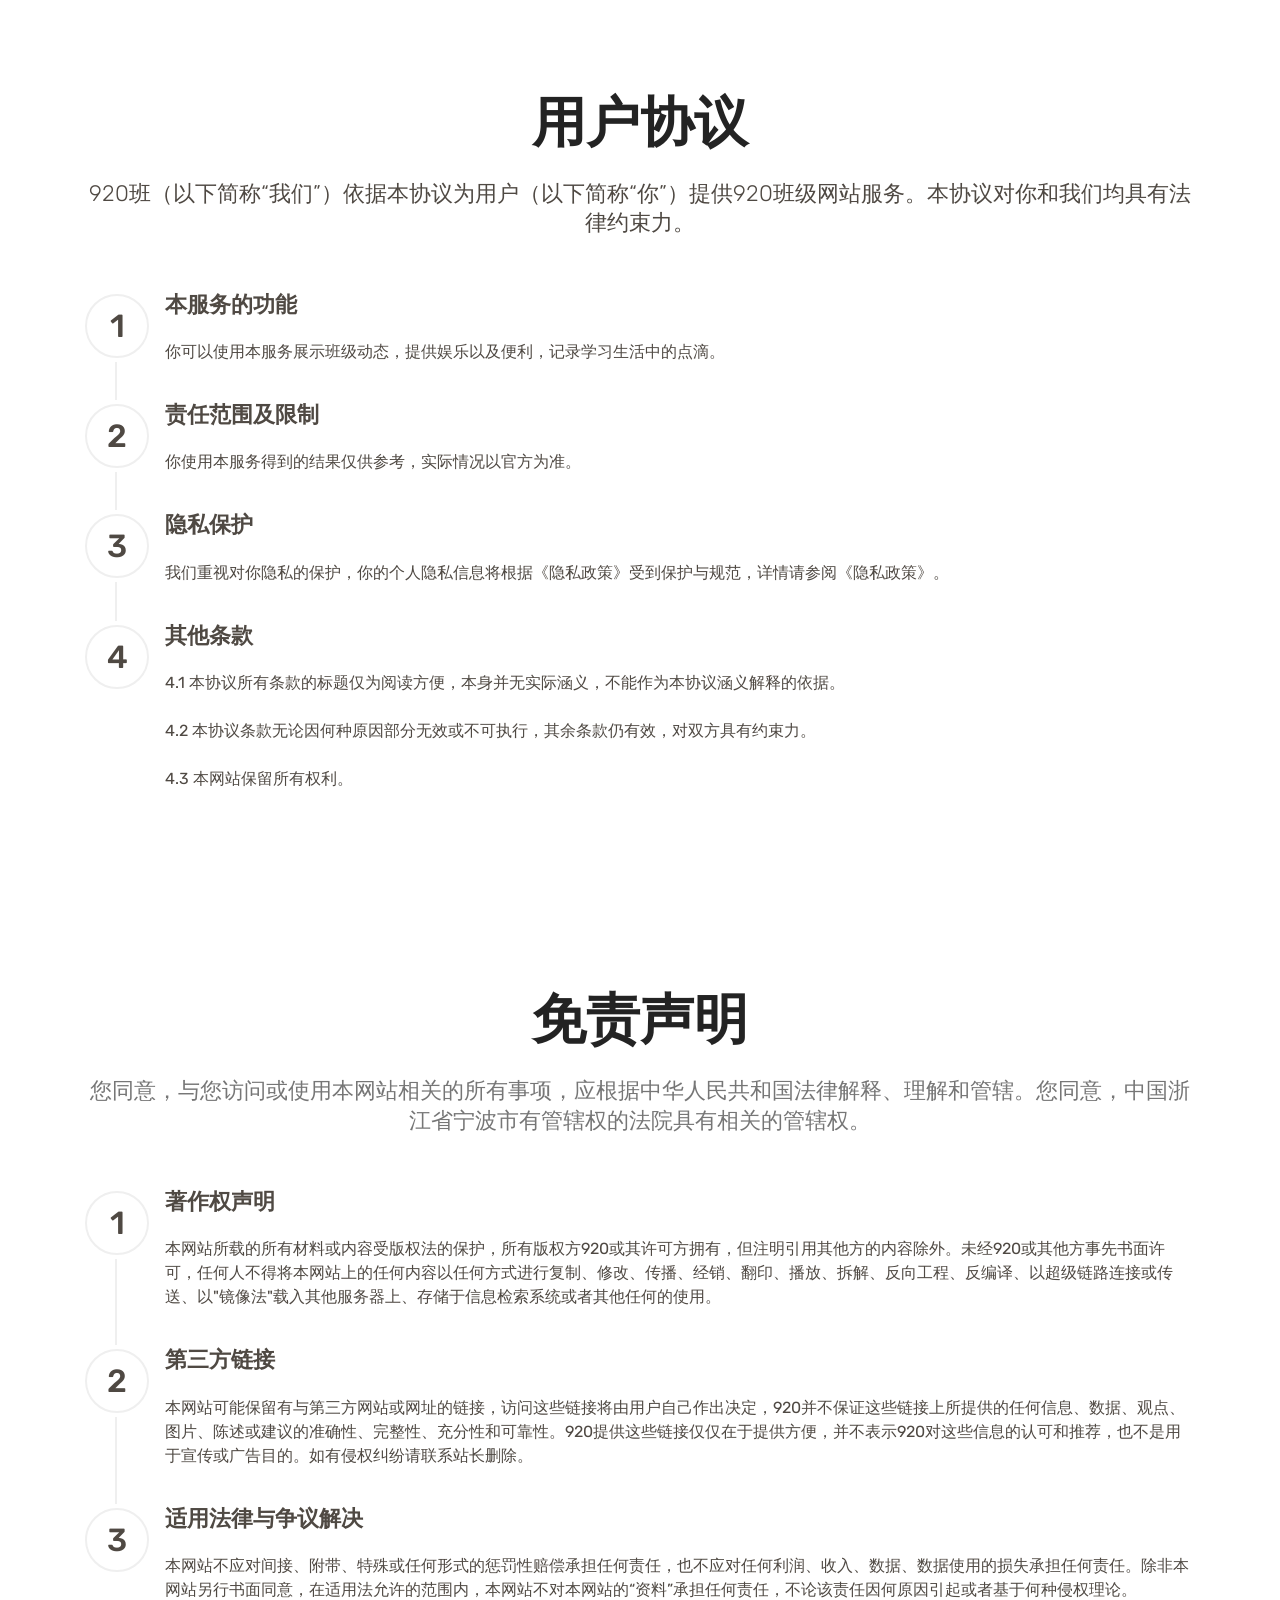
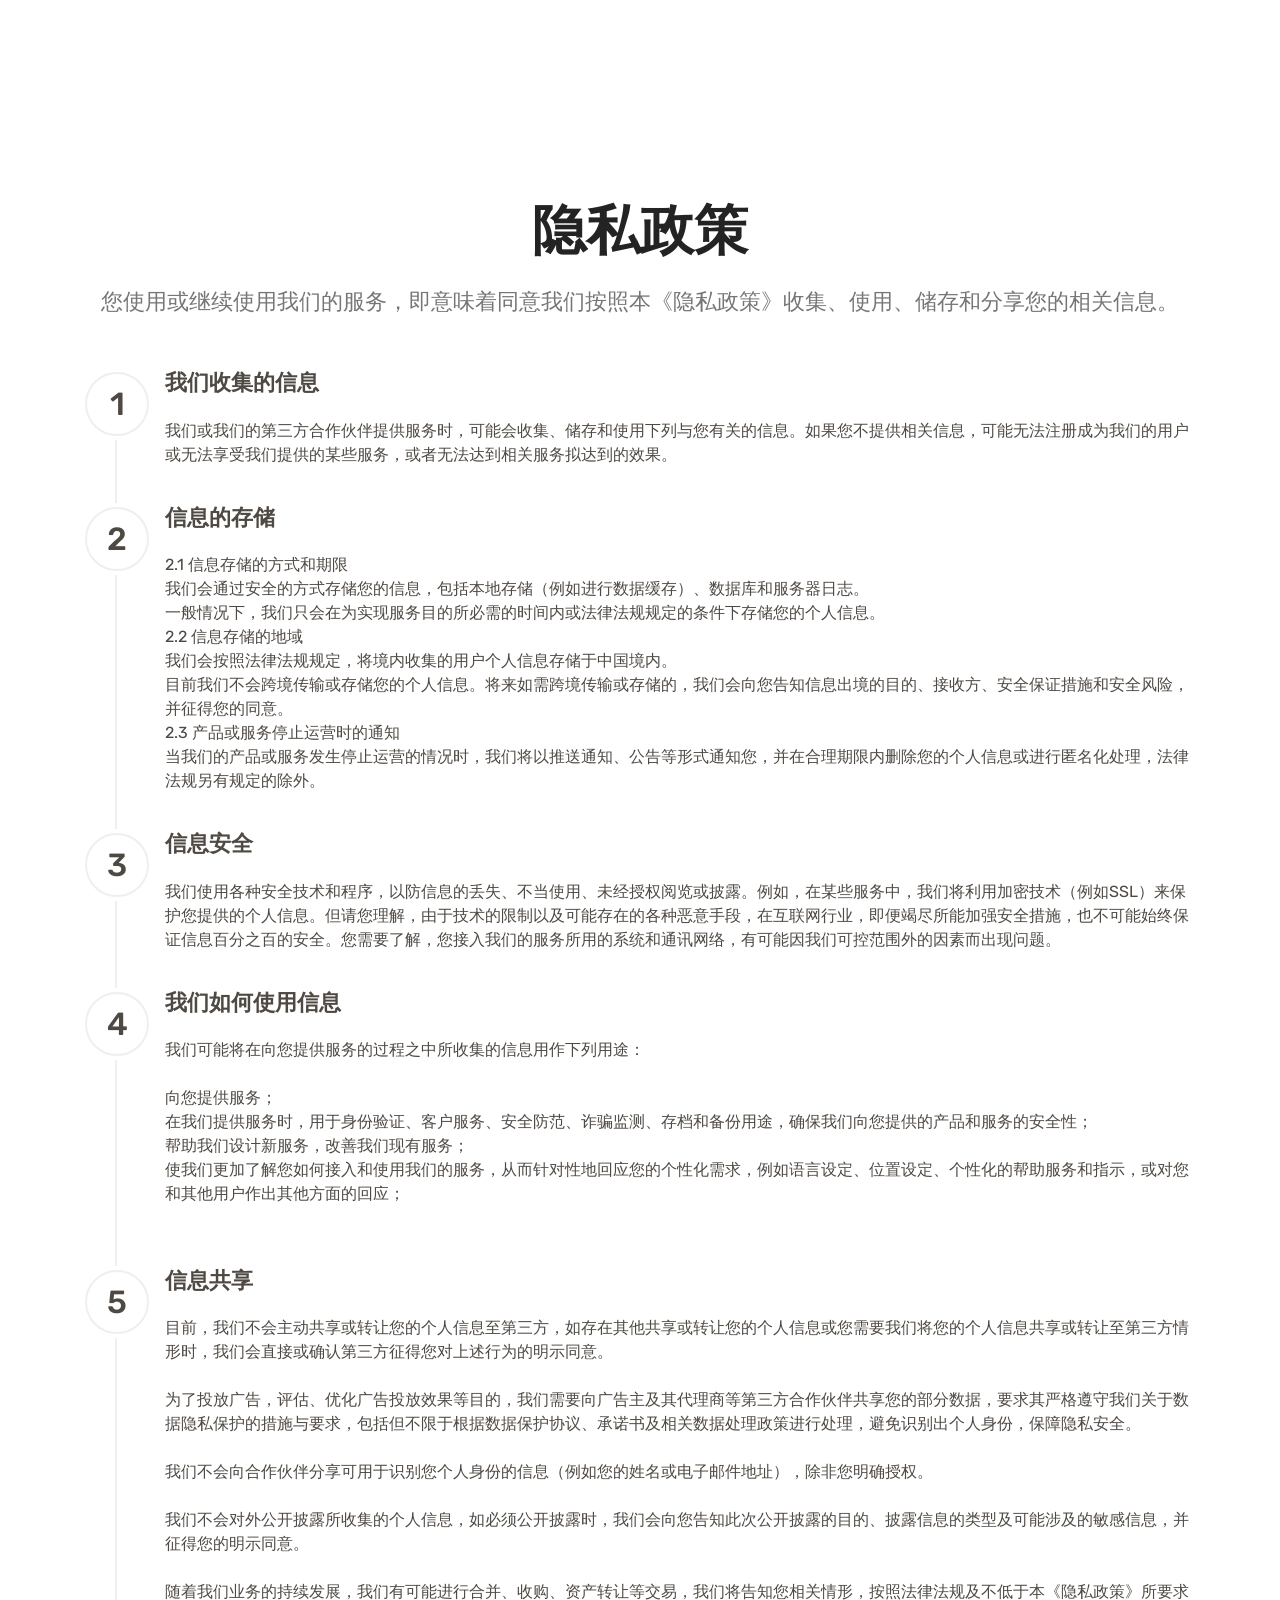
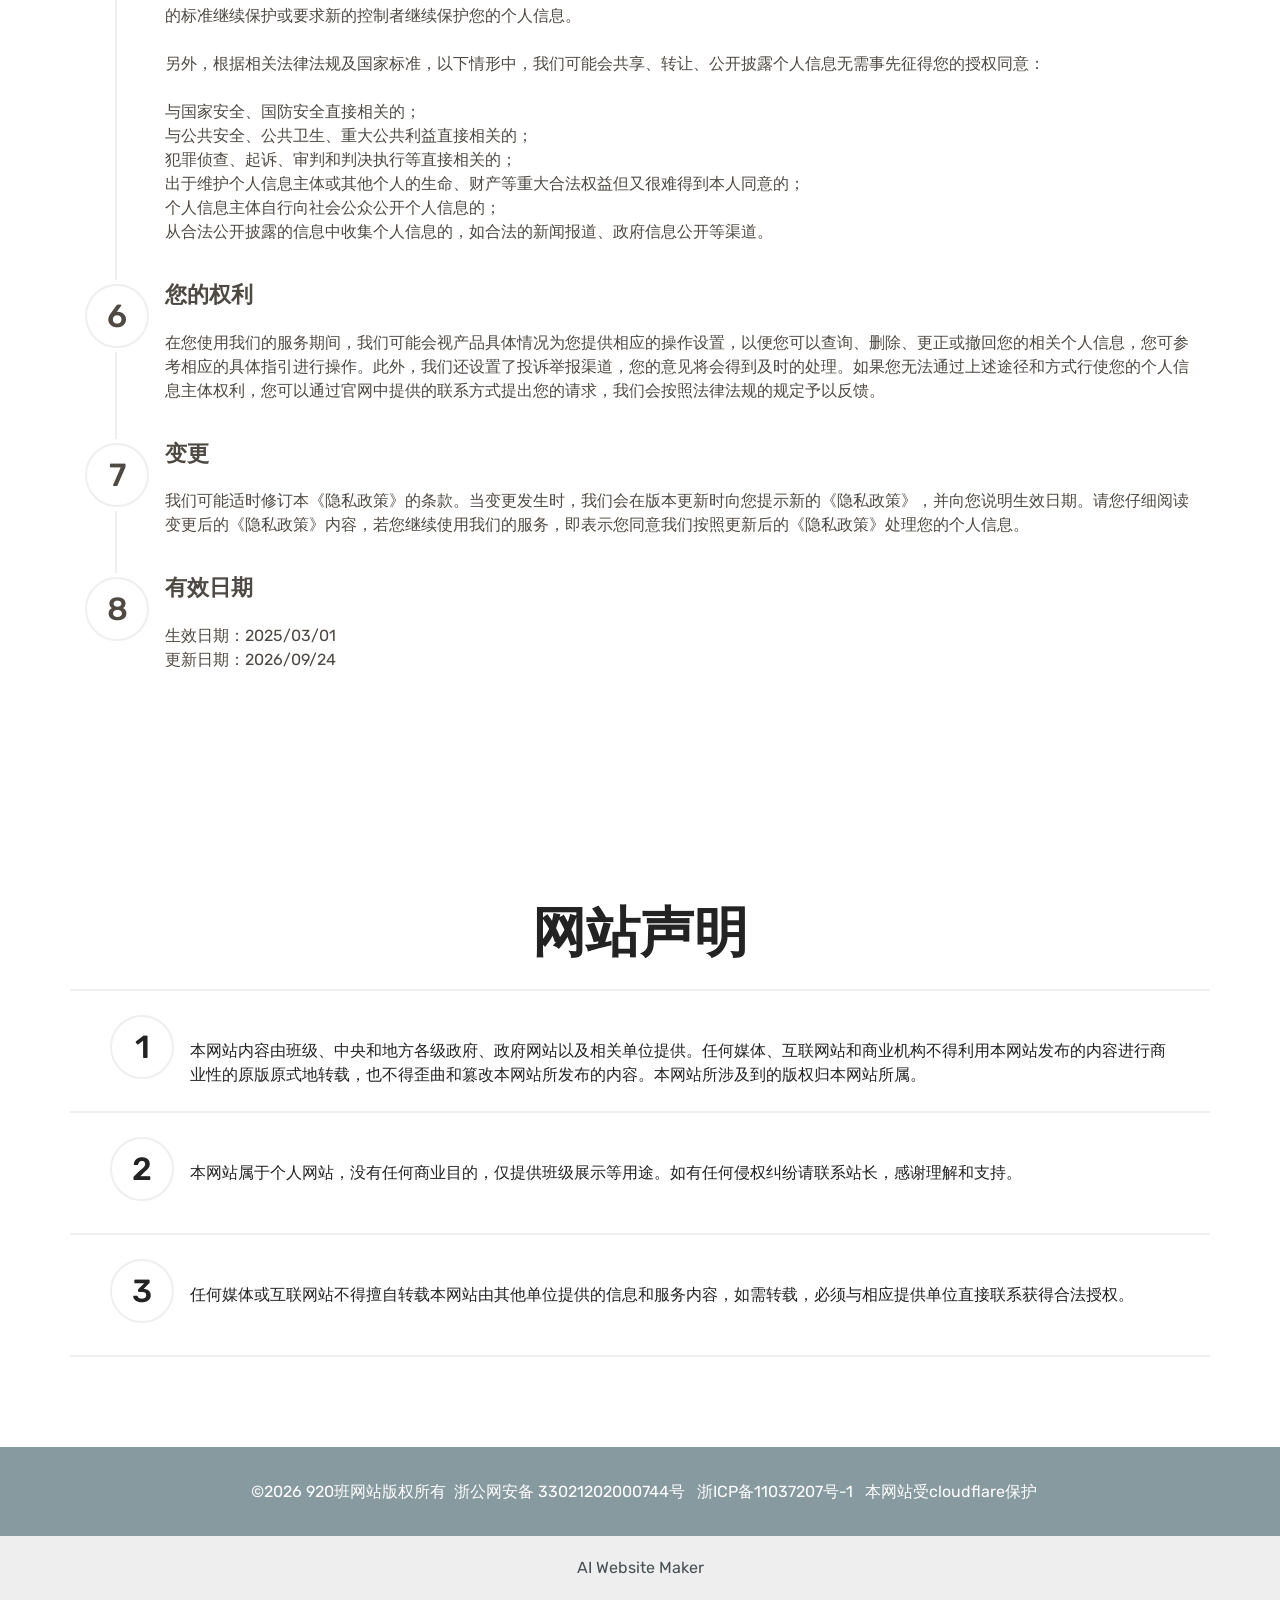
<file: 1.html>
<!DOCTYPE html>
<html  >
<head>
  <!-- Site made with Mobirise Website Builder v6.1.12, https://mobirise.com -->
  <meta charset="UTF-8">
  <meta http-equiv="X-UA-Compatible" content="IE=edge">
  <meta name="generator" content="Mobirise v6.1.12, mobirise.com">
  <meta name="viewport" content="width=device-width, initial-scale=1, minimum-scale=1">
  <link rel="shortcut icon" href="assets/images/gtrs-logo-lt-50x54.png" type="image/x-icon">
  <meta name="description" content="820班官方网站用户协议 免责声明 隐私政策">
  
  
  <title>用户协议 免责声明 隐私政策</title>
  <link rel="stylesheet" href="assets/bootstrap/css/bootstrap.min.css">
  <link rel="stylesheet" href="assets/bootstrap/css/bootstrap-grid.min.css">
  <link rel="stylesheet" href="assets/bootstrap/css/bootstrap-reboot.min.css">
  <link rel="stylesheet" href="assets/web/assets/gdpr-plugin/gdpr-styles.css">
  <link rel="stylesheet" href="assets/tether/tether.min.css">
  <link rel="stylesheet" href="assets/theme/css/style.css">
  <link rel="preload" href="https://fonts.googleapis.com/css?family=Rubik:300,300i,400,400i,500,500i,700,700i,900,900i&display=swap" as="style" onload="this.onload=null;this.rel='stylesheet'">
  <noscript><link rel="stylesheet" href="https://fonts.googleapis.com/css?family=Rubik:300,300i,400,400i,500,500i,700,700i,900,900i&display=swap"></noscript>
  <link rel="preload" as="style" href="assets/mobirise/css/mbr-additional.css?v=up90xO"><link rel="stylesheet" href="assets/mobirise/css/mbr-additional.css?v=up90xO" type="text/css">

  
  
  
</head>
<body>
  
  <section class="step1 cid-uG9Un975F1" id="step1-1a">

    

    
    
    <div class="container">
        <h2 class="mbr-section-title pb-3 mbr-fonts-style align-center display-2"><strong>用户协议</strong></h2>
        <h3 class="mbr-section-subtitle pb-5 mbr-fonts-style align-center display-5">920班（以下简称“我们”）依据本协议为用户（以下简称“你”）提供920班级网站服务。本协议对你和我们均具有法律约束力。</h3>
        <div class="step-container">
            <div class="card separline pb-4">
                <div class="step-element d-flex">
                    <div class="step-wrapper pr-3">
                        <h3 class="step d-flex align-items-center justify-content-center">
                            1
                        </h3>
                    </div>          
                    <div class="step-text-content">
                        <h4 class="mbr-step-title pb-3 mbr-fonts-style display-5"><strong>本服务的功能</strong></h4>
                        <p class="mbr-step-text mbr-fonts-style display-7">你可以使用本服务展示班级动态，提供娱乐以及便利，记录学习生活中的点滴。</p>
                    </div>
                </div>
            </div>

            <div class="card separline pb-4">
                <div class="step-element d-flex">
                    <div class="step-wrapper pr-3">
                        <h3 class="step d-flex align-items-center justify-content-center">
                            2
                        </h3>
                    </div>          
                    <div class="step-text-content">
                        <h4 class="mbr-step-title pb-3 mbr-fonts-style display-5"><strong>责任范围及限制</strong></h4>
                        <p class="mbr-step-text mbr-fonts-style display-7">你使用本服务得到的结果仅供参考，实际情况以官方为准。</p>
                    </div>
                </div>
            </div>

            <div class="card separline pb-4">
                <div class="step-element d-flex">
                    <div class="step-wrapper pr-3">
                        <h3 class="step d-flex align-items-center justify-content-center">
                            3
                        </h3>
                    </div>          
                    <div class="step-text-content">
                        <h4 class="mbr-step-title pb-3 mbr-fonts-style display-5"><strong>隐私保护</strong></h4>
                        <p class="mbr-step-text mbr-fonts-style display-7">我们重视对你隐私的保护，你的个人隐私信息将根据《隐私政策》受到保护与规范，详情请参阅《隐私政策》。</p>
                    </div>
                </div>
            </div>

            <div class="card">
                <div class="step-element d-flex">
                    <div class="step-wrapper pr-3">
                        <h3 class="step d-flex align-items-center justify-content-center">
                            4
                        </h3>
                    </div>          
                    <div class="step-text-content">
                        <h4 class="mbr-step-title pb-3 mbr-fonts-style display-5"><strong>其他条款</strong></h4>
                        <p class="mbr-step-text mbr-fonts-style display-7">4.1 本协议所有条款的标题仅为阅读方便，本身并无实际涵义，不能作为本协议涵义解释的依据。
<br>
<br>4.2 本协议条款无论因何种原因部分无效或不可执行，其余条款仍有效，对双方具有约束力。<br><br>4.3 本网站保留所有权利。</p>
                    </div>
                </div>
            </div>
            
            
            
            
            
            
            
            
            
            
        </div>
    </div>
</section>

<section class="step1 cid-uGa3LfMQrT" id="step1-1g">

    

    
    
    <div class="container">
        <h2 class="mbr-section-title pb-3 mbr-fonts-style align-center display-2"><strong>免责声明</strong></h2>
        <h3 class="mbr-section-subtitle pb-5 mbr-fonts-style align-center display-5">您同意，与您访问或使用本网站相关的所有事项，应根据中华人民共和国法律解释、理解和管辖。您同意，中国浙江省宁波市有管辖权的法院具有相关的管辖权。</h3>
        <div class="step-container">
            <div class="card separline pb-4">
                <div class="step-element d-flex">
                    <div class="step-wrapper pr-3">
                        <h3 class="step d-flex align-items-center justify-content-center">
                            1
                        </h3>
                    </div>          
                    <div class="step-text-content">
                        <h4 class="mbr-step-title pb-3 mbr-fonts-style display-5"><strong>著作权声明</strong></h4>
                        <p class="mbr-step-text mbr-fonts-style display-7">本网站所载的所有材料或内容受版权法的保护，所有版权方920或其许可方拥有，但注明引用其他方的内容除外。未经920或其他方事先书面许可，任何人不得将本网站上的任何内容以任何方式进行复制、修改、传播、经销、翻印、播放、拆解、反向工程、反编译、以超级链路连接或传送、以"镜像法"载入其他服务器上、存储于信息检索系统或者其他任何的使用。</p>
                    </div>
                </div>
            </div>

            <div class="card separline pb-4">
                <div class="step-element d-flex">
                    <div class="step-wrapper pr-3">
                        <h3 class="step d-flex align-items-center justify-content-center">
                            2
                        </h3>
                    </div>          
                    <div class="step-text-content">
                        <h4 class="mbr-step-title pb-3 mbr-fonts-style display-5"><strong>第三方链接</strong></h4>
                        <p class="mbr-step-text mbr-fonts-style display-7">本网站可能保留有与第三方网站或网址的链接，访问这些链接将由用户自己作出决定，920并不保证这些链接上所提供的任何信息、数据、观点、图片、陈述或建议的准确性、完整性、充分性和可靠性。920提供这些链接仅仅在于提供方便，并不表示920对这些信息的认可和推荐，也不是用于宣传或广告目的。如有侵权纠纷请联系站长删除。</p>
                    </div>
                </div>
            </div>

            <div class="card">
                <div class="step-element d-flex">
                    <div class="step-wrapper pr-3">
                        <h3 class="step d-flex align-items-center justify-content-center">
                            3
                        </h3>
                    </div>          
                    <div class="step-text-content">
                        <h4 class="mbr-step-title pb-3 mbr-fonts-style display-5"><strong>适用法律与争议解决</strong></h4>
                        <p class="mbr-step-text mbr-fonts-style display-7">本网站不应对间接、附带、特殊或任何形式的惩罚性赔偿承担任何责任，也不应对任何利润、收入、数据、数据使用的损失承担任何责任。除非本网站另行书面同意，在适用法允许的范围内，本网站不对本网站的“资料”承担任何责任，不论该责任因何原因引起或者基于何种侵权理论。</p>
                    </div>
                </div>
            </div>

            
            
            
            
            
            
            
            
            
            
            
        </div>
    </div>
</section>

<section class="step1 cid-uGa5E5z4Po" id="step1-1h">

    

    
    
    <div class="container">
        <h2 class="mbr-section-title pb-3 mbr-fonts-style align-center display-2"><strong>隐私政策</strong></h2>
        <h3 class="mbr-section-subtitle pb-5 mbr-fonts-style align-center display-5">您使用或继续使用我们的服务，即意味着同意我们按照本《隐私政策》收集、使用、储存和分享您的相关信息。</h3>
        <div class="step-container">
            <div class="card separline pb-4">
                <div class="step-element d-flex">
                    <div class="step-wrapper pr-3">
                        <h3 class="step d-flex align-items-center justify-content-center">
                            1
                        </h3>
                    </div>          
                    <div class="step-text-content">
                        <h4 class="mbr-step-title pb-3 mbr-fonts-style display-5"><strong>我们收集的信息</strong></h4>
                        <p class="mbr-step-text mbr-fonts-style display-7">我们或我们的第三方合作伙伴提供服务时，可能会收集、储存和使用下列与您有关的信息。如果您不提供相关信息，可能无法注册成为我们的用户或无法享受我们提供的某些服务，或者无法达到相关服务拟达到的效果。</p>
                    </div>
                </div>
            </div>

            <div class="card separline pb-4">
                <div class="step-element d-flex">
                    <div class="step-wrapper pr-3">
                        <h3 class="step d-flex align-items-center justify-content-center">
                            2
                        </h3>
                    </div>          
                    <div class="step-text-content">
                        <h4 class="mbr-step-title pb-3 mbr-fonts-style display-5"><strong>信息的存储</strong></h4>
                        <p class="mbr-step-text mbr-fonts-style display-7">2.1 信息存储的方式和期限
<br>我们会通过安全的方式存储您的信息，包括本地存储（例如进行数据缓存）、数据库和服务器日志。
<br>一般情况下，我们只会在为实现服务目的所必需的时间内或法律法规规定的条件下存储您的个人信息。
<br>2.2 信息存储的地域
<br>我们会按照法律法规规定，将境内收集的用户个人信息存储于中国境内。
<br>目前我们不会跨境传输或存储您的个人信息。将来如需跨境传输或存储的，我们会向您告知信息出境的目的、接收方、安全保证措施和安全风险，并征得您的同意。
<br>2.3 产品或服务停止运营时的通知
<br>当我们的产品或服务发生停止运营的情况时，我们将以推送通知、公告等形式通知您，并在合理期限内删除您的个人信息或进行匿名化处理，法律法规另有规定的除外。</p>
                    </div>
                </div>
            </div>

            <div class="card separline pb-4">
                <div class="step-element d-flex">
                    <div class="step-wrapper pr-3">
                        <h3 class="step d-flex align-items-center justify-content-center">
                            3
                        </h3>
                    </div>          
                    <div class="step-text-content">
                        <h4 class="mbr-step-title pb-3 mbr-fonts-style display-5"><strong>信息安全</strong></h4>
                        <p class="mbr-step-text mbr-fonts-style display-7">我们使用各种安全技术和程序，以防信息的丢失、不当使用、未经授权阅览或披露。例如，在某些服务中，我们将利用加密技术（例如SSL）来保护您提供的个人信息。但请您理解，由于技术的限制以及可能存在的各种恶意手段，在互联网行业，即便竭尽所能加强安全措施，也不可能始终保证信息百分之百的安全。您需要了解，您接入我们的服务所用的系统和通讯网络，有可能因我们可控范围外的因素而出现问题。</p>
                    </div>
                </div>
            </div>

            <div class="card separline pb-4">
                <div class="step-element d-flex">
                    <div class="step-wrapper pr-3">
                        <h3 class="step d-flex align-items-center justify-content-center">
                            4
                        </h3>
                    </div>          
                    <div class="step-text-content">
                        <h4 class="mbr-step-title pb-3 mbr-fonts-style display-5"><strong>我们如何使用信息</strong></h4>
                        <p class="mbr-step-text mbr-fonts-style display-7">我们可能将在向您提供服务的过程之中所收集的信息用作下列用途：
<br>
<br>向您提供服务；
<br>在我们提供服务时，用于身份验证、客户服务、安全防范、诈骗监测、存档和备份用途，确保我们向您提供的产品和服务的安全性；
<br>帮助我们设计新服务，改善我们现有服务；
<br>使我们更加了解您如何接入和使用我们的服务，从而针对性地回应您的个性化需求，例如语言设定、位置设定、个性化的帮助服务和指示，或对您和其他用户作出其他方面的回应；
<br><br></p>
                    </div>
                </div>
            </div>
            
            <div class="card separline pb-4">
                <div class="step-element d-flex">
                    <div class="step-wrapper pr-3">
                        <h3 class="step d-flex align-items-center justify-content-center">
                            5
                        </h3>
                    </div>          
                    <div class="step-text-content">
                        <h4 class="mbr-step-title pb-3 mbr-fonts-style display-5"><strong>信息共享</strong></h4>
                        <p class="mbr-step-text mbr-fonts-style display-7">目前，我们不会主动共享或转让您的个人信息至第三方，如存在其他共享或转让您的个人信息或您需要我们将您的个人信息共享或转让至第三方情形时，我们会直接或确认第三方征得您对上述行为的明示同意。
<br>
<br>为了投放广告，评估、优化广告投放效果等目的，我们需要向广告主及其代理商等第三方合作伙伴共享您的部分数据，要求其严格遵守我们关于数据隐私保护的措施与要求，包括但不限于根据数据保护协议、承诺书及相关数据处理政策进行处理，避免识别出个人身份，保障隐私安全。
<br>
<br>我们不会向合作伙伴分享可用于识别您个人身份的信息（例如您的姓名或电子邮件地址），除非您明确授权。
<br>
<br>我们不会对外公开披露所收集的个人信息，如必须公开披露时，我们会向您告知此次公开披露的目的、披露信息的类型及可能涉及的敏感信息，并征得您的明示同意。
<br>
<br>随着我们业务的持续发展，我们有可能进行合并、收购、资产转让等交易，我们将告知您相关情形，按照法律法规及不低于本《隐私政策》所要求的标准继续保护或要求新的控制者继续保护您的个人信息。
<br>
<br>另外，根据相关法律法规及国家标准，以下情形中，我们可能会共享、转让、公开披露个人信息无需事先征得您的授权同意：
<br>
<br>与国家安全、国防安全直接相关的；
<br>与公共安全、公共卫生、重大公共利益直接相关的；
<br>犯罪侦查、起诉、审判和判决执行等直接相关的；
<br>出于维护个人信息主体或其他个人的生命、财产等重大合法权益但又很难得到本人同意的；
<br>个人信息主体自行向社会公众公开个人信息的；
<br>从合法公开披露的信息中收集个人信息的，如合法的新闻报道、政府信息公开等渠道。</p>
                    </div>
                </div>
            </div>
            
            <div class="card separline pb-4">
                <div class="step-element d-flex">
                    <div class="step-wrapper pr-3">
                        <h3 class="step d-flex align-items-center justify-content-center">
                            6
                        </h3>
                    </div>          
                    <div class="step-text-content">
                        <h4 class="mbr-step-title pb-3 mbr-fonts-style display-5"><strong>您的权利</strong></h4>
                        <p class="mbr-step-text mbr-fonts-style display-7">在您使用我们的服务期间，我们可能会视产品具体情况为您提供相应的操作设置，以便您可以查询、删除、更正或撤回您的相关个人信息，您可参考相应的具体指引进行操作。此外，我们还设置了投诉举报渠道，您的意见将会得到及时的处理。如果您无法通过上述途径和方式行使您的个人信息主体权利，您可以通过官网中提供的联系方式提出您的请求，我们会按照法律法规的规定予以反馈。</p>
                    </div>
                </div>
            </div>
            
            <div class="card separline pb-4">
                <div class="step-element d-flex">
                    <div class="step-wrapper pr-3">
                        <h3 class="step d-flex align-items-center justify-content-center">
                            7
                        </h3>
                    </div>          
                    <div class="step-text-content">
                        <h4 class="mbr-step-title pb-3 mbr-fonts-style display-5"><strong>变更</strong></h4>
                        <p class="mbr-step-text mbr-fonts-style display-7">我们可能适时修订本《隐私政策》的条款。当变更发生时，我们会在版本更新时向您提示新的《隐私政策》，并向您说明生效日期。请您仔细阅读变更后的《隐私政策》内容，若您继续使用我们的服务，即表示您同意我们按照更新后的《隐私政策》处理您的个人信息。</p>
                    </div>
                </div>
            </div>
            
            <div class="card">
                <div class="step-element d-flex">
                    <div class="step-wrapper pr-3">
                        <h3 class="step d-flex align-items-center justify-content-center">
                            8
                        </h3>
                    </div>          
                    <div class="step-text-content">
                        <h4 class="mbr-step-title pb-3 mbr-fonts-style display-5"><strong>有效日期</strong></h4>
                        <p class="mbr-step-text mbr-fonts-style display-7">生效日期：2025/03/01<br>更新日期：2026/09/24</p>
                    </div>
                </div>
            </div>
            
            
        </div>
    </div>
</section>

<section class="counters5 counters cid-v4wDZbKlpM" id="counters5-2l">

    

    

    <div class="container pt-4 mt-2">
        <h2 class="mbr-section-title pb-3 align-center mbr-fonts-style display-2"><strong>网站声明</strong></h2>
        
        <div class="row justify-content-center">
            <div class="cards-block">
                <div class="cards-container">
                    <div class="card px-3 align-left col-12">
                        <div class="panel-item p-4 d-flex">
                            <div class="card-img pr-3">
                                <h3 class="img-text d-flex align-items-center justify-content-center">
                                    1
                                </h3>
                            </div>
                            <div class="card-text">
                                
                                <p class="mbr-content-text mbr-fonts-style display-7"><br>本网站内容由班级、中央和地方各级政府、政府网站以及相关单位提供。任何媒体、互联网站和商业机构不得利用本网站发布的内容进行商业性的原版原式地转载，也不得歪曲和篡改本网站所发布的内容。本网站所涉及到的版权归本网站所属。</p>
                            </div>
                        </div>
                    </div>
                    <div class="card px-3 align-left col-12">
                        <div class="panel-item p-4 d-flex">
                            <div class="card-img pr-3">
                                <h3 class="img-text d-flex align-items-center justify-content-center">
                                    2
                                </h3>
                            </div>
                            <div class="card-text">
                                
                                <p class="mbr-content-text mbr-fonts-style display-7"><br>本网站属于个人网站，没有任何商业目的，仅提供班级展示等用途。如有任何侵权纠纷请联系站长，感谢理解和支持。</p>
                            </div>
                        </div>
                    </div>
                    <div class="card px-3 align-left col-12">
                        <div class="panel-item p-4 d-flex">
                            <div class="card-img pr-3">
                                <h3 class="img-text d-flex align-items-center justify-content-center">
                                    3
                                </h3>
                            </div>
                            <div class="card-text">
                                
                                <p class="mbr-content-text mbr-fonts-style display-7"><br>任何媒体或互联网站不得擅自转载本网站由其他单位提供的信息和服务内容，如需转载，必须与相应提供单位直接联系获得合法授权。</p>
                            </div>
                        </div>
                    </div>
                    
                </div>
            </div>
        </div>
    </div>
</section>

<section class="footer4 cid-uEL0j9SiN2" once="footers" id="footer04-19">

    

    

    <div class="container">
        <div class="media-container-row align-center mbr-white">
            <div class="col-12">
                <p class="mbr-text mb-0 mbr-fonts-style display-7">&nbsp;&nbsp;<a href="https://register.ccopyright.com.cn/query.html" class="text-white" target="_blank">©2026 920班网站版权所有&nbsp;</a> <a href="https://beian.mps.gov.cn/#/query/webSearch?code=33021202000744 " class="text-white text-primary" target="_blank">浙公网安备 33021202000744号</a>&nbsp; &nbsp;<a href="https://beian.miit.gov.cn/#/Integrated/index" class="text-white" target="_blank">浙ICP备11037207号-1</a>&nbsp; &nbsp;<a href="https://dash.cloudflare.com/" class="text-white" target="_blank">本网站受cloudflare保护</a><br></p>
            </div>
        </div>
    </div>
</section><section class="display-7" style="padding: 0;align-items: center;justify-content: center;flex-wrap: wrap;    align-content: center;display: flex;position: relative;height: 4rem;"><a href="https://mobiri.se/3842432" style="flex: 1 1;height: 4rem;position: absolute;width: 100%;z-index: 1;"><img alt="" style="height: 4rem;" src="[data-uri]"></a><p style="margin: 0;text-align: center;" class="display-7">&#8204;</p><a style="z-index:1" href="https://mobirise.com/builder/ai-website-maker.html">AI Website Maker</a></section><script src="assets/popper/popper.min.js"></script>  <script src="assets/web/assets/jquery/jquery.min.js"></script>  <script src="assets/bootstrap/js/bootstrap.min.js"></script>  <script src="assets/tether/tether.min.js"></script>  <script src="assets/smoothscroll/smooth-scroll.js"></script>  <script src="assets/viewportchecker/jquery.viewportchecker.js"></script>  <script src="assets/theme/js/script.js"></script>  
  
  
</body>
</html>
</file>
<file: assets/web/assets/gdpr-plugin/gdpr-styles.css>
.gdpr-block {
    padding: 10px;
    font-size: 14px;
    display: block;
    width: 100%;
    text-align: center;
}
.gdpr-block.covert {
	display: none;
}
.textGDPR {
    position: relative;
}
.gdpr-block label span.textGDPR input[name='gdpr']{
    width: 15px;
    height: 15px;
    margin: 0;
    position: absolute;
    top: 3px;
    left: -20px;
}
.gdpr-block label {
    color: #a7a7a7;
    vertical-align: middle;
    user-select: none;
    margin-bottom: 0;
}
</file>
<file: assets/theme/css/style.css>
/*!
 * Mobirise v4 theme (https://mobirise.com/)
 * Copyright 2017 Mobirise
 */
section {
  background-color: #eeeeee;
}

.form-control:focus {
  box-shadow: none;
}

:focus {
  outline: none;
}

body {
  font-style: normal;
  line-height: 1.5;
}

section,
.container,
.container-fluid {
  position: relative;
  word-wrap: break-word;
}

a.mbr-iconfont:hover {
  text-decoration: none;
}

.article .lead p,
.article .lead ul,
.article .lead ol,
.article .lead pre,
.article .lead blockquote {
  margin-bottom: 0;
}

ul,
ol,
pre,
blockquote {
  margin-bottom: 2.3125rem;
}

pre {
  background: #f4f4f4;
  padding: 10px 24px;
  white-space: pre-wrap;
}

.inactive {
  -webkit-user-select: none;
  -moz-user-select: none;
  -ms-user-select: none;
  user-select: none;
  pointer-events: none;
  -webkit-user-drag: none;
  user-drag: none;
}

.mbr-section__comments .row {
  justify-content: center;
  -webkit-justify-content: center;
}

a {
  font-style: normal;
  font-weight: 400;
  cursor: pointer;
}

a, a:hover {
  text-decoration: none;
}

figure {
  margin-bottom: 0;
}

body {
  color: #232323;
}

h1,
h2,
h3,
h4,
h5,
h6,
.h1,
.h2,
.h3,
.h4,
.h5,
.h6,
.display-1,
.display-2,
.display-3,
.display-4 {
  line-height: 1;
  word-break: break-word;
  word-wrap: break-word;
}

.mbr-section-title {
  font-style: normal;
  line-height: 1.2;
}

.mbr-section-subtitle {
  line-height: 1.3;
}

.mbr-text {
  font-style: normal;
  line-height: 1.6;
}

b,
strong {
  font-weight: bold;
}

blockquote {
  padding: 10px 0 10px 20px;
  position: relative;
  border-left: 2px solid;
  border-color: #ff3366;
}

input:-webkit-autofill, input:-webkit-autofill:hover, input:-webkit-autofill:focus, input:-webkit-autofill:active {
  transition-delay: 9999s;
  transition-property: background-color, color;
}

textarea[type='hidden'] {
  display: none;
}

body {
  position: relative;
}

section {
  background-position: 50% 50%;
  background-repeat: no-repeat;
  background-size: cover;
}

section .mbr-background-video,
section .mbr-background-video-preview {
  position: absolute;
  bottom: 0;
  left: 0;
  right: 0;
  top: 0;
}

.hidden {
  visibility: hidden;
}

.mbr-z-index20 {
  z-index: 20;
}

/*! Base colors */
.mbr-white {
  color: #ffffff;
}

.mbr-black {
  color: #000000;
}

.mbr-bg-white {
  background-color: #ffffff;
}

.mbr-bg-black {
  background-color: #000000;
}

/*! Text-aligns */
.align-left {
  text-align: left;
}

.align-center {
  text-align: center;
}

.align-right {
  text-align: right;
}

@media (max-width: 767px) {
  .align-left,
  .align-center,
  .align-right,
  .mbr-section-btn,
  .mbr-section-title {
    text-align: center;
  }
}

/*! Font-weight  */
.mbr-light {
  font-weight: 300;
}

.mbr-regular {
  font-weight: 400;
}

.mbr-semibold {
  font-weight: 500;
}

.mbr-bold {
  font-weight: 700;
}

/*! Media  */
.media-size-item {
  -moz-flex: 1 1 auto;
  -o-flex: 1 1 auto;
  flex: 1 1 auto;
}

.media-content {
  flex-basis: 100%;
}

.media-container-row {
  display: flex;
  flex-direction: row;
  flex-wrap: wrap;
  justify-content: center;
  align-content: center;
  align-items: start;
}

.media-container-row .media-size-item {
  width: 400px;
}

.media-container-column {
  display: flex;
  flex-direction: column;
  flex-wrap: wrap;
  justify-content: center;
  align-content: center;
  align-items: stretch;
}

.media-container-column > * {
  width: 100%;
}

@media (min-width: 992px) {
  .media-container-row {
    flex-wrap: nowrap;
  }
}

figure {
  overflow: hidden;
}

figure[mbr-media-size] {
  transition: width 0.1s;
}

.mbr-figure img,
.mbr-figure iframe {
  display: block;
  width: 100%;
}

.card {
  background-color: transparent;
  border: none;
}

.card-box {
  width: 100%;
}

.card-img {
  text-align: center;
  flex-shrink: 0;
  -webkit-flex-shrink: 0;
}

.media {
  max-width: 100%;
  margin: 0 auto;
}

.mbr-figure {
  -ms-grid-row-align: center;
  align-self: center;
}

.media-container > div {
  max-width: 100%;
}

.mbr-figure img,
.card-img img {
  width: 100%;
}

@media (max-width: 991px) {
  .media-size-item {
    width: auto !important;
  }
  .media {
    width: auto;
  }
  .mbr-figure {
    width: 100% !important;
  }
}

/*! Buttons */
.btn {
  font-weight: 500;
  border-width: 2px;
  font-style: normal;
  letter-spacing: 1px;
  margin: .4rem .8rem;
  white-space: normal;
  transition: all .3s ease-in-out;
  display: inline-flex;
  align-items: center;
  justify-content: center;
  word-break: break-word;
  -webkit-align-items: center;
  -webkit-justify-content: center;
  display: -webkit-inline-flex;
}

.btn-sm {
  font-weight: 500;
  letter-spacing: 1px;
  transition: all .3s ease-in-out;
}

.btn-md {
  font-weight: 500;
  letter-spacing: 1px;
  margin: .4rem .8rem !important;
  transition: all .3s ease-in-out;
}

.btn-lg {
  font-weight: 500;
  letter-spacing: 1px;
  margin: .4rem .8rem !important;
  transition: all .3s ease-in-out;
}

.mbr-section-btn {
  margin-left: -0.25rem;
  margin-right: -0.25rem;
  font-size: 0;
}

nav .mbr-section-btn {
  margin-left: 0rem;
  margin-right: 0rem;
}

.btn-form {
  border-radius: 0;
}

.btn-form:hover {
  cursor: pointer;
}

/*! Btn icon margin */
.btn .mbr-iconfont,
.btn.btn-sm .mbr-iconfont {
  cursor: pointer;
  margin-right: 0.5rem;
}

.btn.btn-md .mbr-iconfont,
.btn.btn-md .mbr-iconfont {
  margin-right: 0.8rem;
}

.mbr-regular {
  font-weight: 400;
}

.mbr-semibold {
  font-weight: 500;
}

.mbr-bold {
  font-weight: 700;
}

[type='submit'] {
  -webkit-appearance: none;
}

/*! Full-screen */
.mbr-fullscreen .mbr-overlay {
  min-height: 100vh;
}

.mbr-fullscreen {
  display: flex;
  display: -moz-flex;
  display: -ms-flex;
  display: -o-flex;
  align-items: center;
  -webkit-align-items: center;
  min-height: 100vh;
  padding-top: 3rem;
  padding-bottom: 3rem;
}

/*! Map */
.map {
  height: 25rem;
  position: relative;
}

.map iframe {
  width: 100%;
  height: 100%;
}

.mbr-overlay {
  background-color: #000;
  bottom: 0;
  left: 0;
  opacity: .5;
  position: absolute;
  right: 0;
  top: 0;
  z-index: 0;
  pointer-events: none;
}

/* Form */
blockquote {
  font-style: italic;
  padding: 10px 0 10px 20px;
  font-size: 1.09rem;
  position: relative;
  border-width: 3px;
}

.form-control {
  background-color: #f5f5f5;
  box-shadow: none;
  color: #565656;
  line-height: 1.43;
  min-height: 3.5em;
  padding: 1.07em .5em;
}

.form-control, .form-control:focus {
  border: 1px solid #e8e8e8;
}

.form-active .form-control:invalid {
  border-color: red;
}

.form-control-label {
  position: relative;
  cursor: pointer;
  margin-bottom: .357em;
  padding: 0;
}

.alert {
  color: #ffffff;
  border-radius: 0;
  border: 0;
  font-size: .875rem;
  line-height: 1.5;
  margin-bottom: 1.875rem;
  padding: 1.25rem;
  position: relative;
}

.alert.alert-form::after {
  background-color: inherit;
  bottom: -7px;
  content: "";
  display: block;
  height: 14px;
  left: 50%;
  margin-left: -7px;
  position: absolute;
  transform: rotate(45deg);
  width: 14px;
  -webkit-transform: rotate(45deg);
}

.form-asterisk {
  font-family: initial;
  position: absolute;
  top: -2px;
  font-weight: normal;
}

/*! Scroll to top arrow */
#scrollToTop a i:before {
  content: '';
  position: absolute;
  height: 40%;
  top: 25%;
  background: #fff;
  width: 2px;
  left: calc(50% - 1px);
}

#scrollToTop a i:after {
  content: '';
  position: absolute;
  display: block;
  border-top: 2px solid #fff;
  border-right: 2px solid #fff;
  width: 40%;
  height: 40%;
  left: 30%;
  bottom: 30%;
  transform: rotate(135deg);
  -webkit-transform: rotate(135deg);
}

.mbr-arrow-up {
  bottom: 25px;
  right: 90px;
  position: fixed;
  text-align: right;
  z-index: 5000;
  color: #ffffff;
  font-size: 32px;
  transform: rotate(180deg);
  -webkit-transform: rotate(180deg);
}

.mbr-arrow-up a {
  background: rgba(0, 0, 0, 0.2);
  border-radius: 3px;
  color: #fff;
  display: inline-block;
  height: 60px;
  width: 60px;
  outline-style: none !important;
  position: relative;
  text-decoration: none;
  transition: all 0.3s ease-in-out;
  cursor: pointer;
  text-align: center;
}

.mbr-arrow-up a:hover {
  background-color: rgba(0, 0, 0, 0.4);
}

.mbr-arrow-up a i {
  line-height: 60px;
}

.mbr-arrow-up-icon {
  display: block;
  color: #fff;
}

.mbr-arrow-up-icon::before {
  content: '\203a';
  display: inline-block;
  font-family: serif;
  font-size: 32px;
  line-height: 1;
  font-style: normal;
  position: relative;
  top: 6px;
  left: -4px;
  -webkit-transform: rotate(-90deg);
  transform: rotate(-90deg);
}

/*! Arrow Down */
.mbr-arrow {
  position: absolute;
  bottom: 45px;
  left: 50%;
  width: 60px;
  height: 60px;
  cursor: pointer;
  background-color: rgba(80, 80, 80, 0.5);
  border-radius: 50%;
  -webkit-transform: translateX(-50%);
  transform: translateX(-50%);
}

.mbr-arrow > a {
  display: inline-block;
  text-decoration: none;
  outline-style: none;
  -webkit-animation: arrowdown 1.7s ease-in-out infinite;
  animation: arrowdown 1.7s ease-in-out infinite;
}

.mbr-arrow > a > i {
  position: absolute;
  top: -2px;
  left: 15px;
  font-size: 2rem;
}

@keyframes arrowdown {
  0% {
    transform: translateY(0px);
    -webkit-transform: translateY(0px);
  }
  50% {
    transform: translateY(-5px);
    -webkit-transform: translateY(-5px);
  }
  100% {
    transform: translateY(0px);
    -webkit-transform: translateY(0px);
  }
}

@-webkit-keyframes arrowdown {
  0% {
    transform: translateY(0px);
    -webkit-transform: translateY(0px);
  }
  50% {
    transform: translateY(-5px);
    -webkit-transform: translateY(-5px);
  }
  100% {
    transform: translateY(0px);
    -webkit-transform: translateY(0px);
  }
}

@media (max-width: 500px) {
  .mbr-arrow-up {
    left: 50%;
    right: auto;
    transform: translateX(-50%) rotate(180deg);
    -webkit-transform: translateX(-50%) rotate(180deg);
  }
}

/*Gradients animation*/
@keyframes gradient-animation {
  from {
    background-position: 0% 100%;
    -webkit-animation-timing-function: ease-in-out;
            animation-timing-function: ease-in-out;
  }
  to {
    background-position: 100% 0%;
    -webkit-animation-timing-function: ease-in-out;
            animation-timing-function: ease-in-out;
  }
}

@-webkit-keyframes gradient-animation {
  from {
    background-position: 0% 100%;
    -webkit-animation-timing-function: ease-in-out;
            animation-timing-function: ease-in-out;
  }
  to {
    background-position: 100% 0%;
    -webkit-animation-timing-function: ease-in-out;
            animation-timing-function: ease-in-out;
  }
}

.bg-gradient {
  background-size: 200% 200%;
  animation: gradient-animation 5s infinite alternate;
  -webkit-animation: gradient-animation 5s infinite alternate;
}

.menu .navbar-brand {
  display: -webkit-flex;
}

.menu .navbar-brand span {
  display: flex;
  display: -webkit-flex;
}

.menu .navbar-brand .navbar-caption-wrap {
  display: -webkit-flex;
}

.menu .navbar-brand .navbar-logo img {
  display: -webkit-flex;
}

@media (min-width: 768px) and (max-width: 1023px) {
  .menu .navbar-toggleable-sm .navbar-nav {
    display: -ms-flexbox;
  }
}

@media (max-width: 1023px) {
  .menu .navbar-collapse {
    max-height: 93.5vh;
  }
  .menu .navbar-collapse.show {
    overflow: auto;
  }
}

@media (min-width: 1024px) {
  .menu .navbar-nav.nav-dropdown {
    display: -webkit-flex;
  }
  .menu .navbar-toggleable-sm .navbar-collapse {
    display: -webkit-flex !important;
  }
  .menu .collapsed .navbar-collapse {
    max-height: 93.5vh;
  }
  .menu .collapsed .navbar-collapse.show {
    overflow: auto;
  }
}

@media (max-width: 767px) {
  .menu .navbar-collapse {
    max-height: 80vh;
  }
}

/* Others*/
.note-check a[data-value=Rubik] {
  font-style: normal;
}

.mbr-arrow a {
  color: #ffffff;
}

@media (max-width: 767px) {
  .mbr-arrow {
    display: none;
  }
}

.navbar {
  display: -webkit-flex;
  -webkit-flex-wrap: wrap;
  -webkit-align-items: center;
  -webkit-justify-content: space-between;
}

.navbar-collapse {
  -webkit-flex-basis: 100%;
  -webkit-flex-grow: 1;
  -webkit-align-items: center;
}

.nav-dropdown .link {
  padding: 0.667em 1.667em !important;
  margin: 0 !important;
}

.nav {
  display: -webkit-flex;
  -webkit-flex-wrap: wrap;
}

.row {
  display: -webkit-flex;
  -webkit-flex-wrap: wrap;
}

.justify-content-center {
  -webkit-justify-content: center;
}

.form-inline {
  display: -webkit-flex;
  -webkit-align-items: center;
}

.card-wrapper {
  -webkit-flex: 1;
}

.carousel-control {
  z-index: 10;
  display: -webkit-flex;
  -webkit-align-items: center;
  -webkit-justify-content: center;
}

.carousel-controls {
  display: -webkit-flex;
}

.media {
  display: -webkit-flex;
}

.form-group:focus {
  outline: none;
}

.jq-selectbox__select {
  padding: 1.07em 0.5em;
  position: absolute;
  top: 0;
  left: 0;
  width: 100%;
}

.jq-selectbox__dropdown {
  position: absolute;
  top: 100%;
  left: 0 !important;
  width: 100% !important;
}

.jq-selectbox__trigger-arrow {
  -webkit-transform: translateY(-50%);
          transform: translateY(-50%);
}

.jq-selectbox li {
  padding: 1.07em 0.5em;
}

input[type='range'] {
  padding-left: 0 !important;
  padding-right: 0 !important;
}

.modal-dialog,
.modal-content {
  height: 100%;
}

.modal-dialog .carousel-inner {
  height: calc(100vh - 1.75rem);
}

@media (max-width: 575px) {
  .modal-dialog .carousel-inner {
    height: calc(100vh - 1rem);
  }
}

.carousel-item {
  text-align: center;
}

.carousel-item img {
  margin: auto;
}

.navbar-toggler {
  align-self: flex-start;
  padding: 0.25rem 0.75rem;
  font-size: 1.25rem;
  line-height: 1;
  background: transparent;
  border: 1px solid transparent;
  border-radius: 0.25rem;
}

.navbar-toggler:focus,
.navbar-toggler:hover {
  text-decoration: none;
}

.navbar-toggler-icon {
  display: inline-block;
  width: 1.5em;
  height: 1.5em;
  vertical-align: middle;
  content: '';
  background: no-repeat center center;
  background-size: 100% 100%;
}

.navbar-toggler-left {
  position: absolute;
  left: 1rem;
}

.navbar-toggler-right {
  position: absolute;
  right: 1rem;
}

@media (max-width: 575px) {
  .navbar-toggleable .navbar-nav .dropdown-menu {
    position: static;
    float: none;
  }
  .navbar-toggleable > .container {
    padding-right: 0;
    padding-left: 0;
  }
}

@media (min-width: 576px) {
  .navbar-toggleable {
    flex-direction: row;
    flex-wrap: nowrap;
    align-items: center;
  }
  .navbar-toggleable .navbar-nav {
    flex-direction: row;
  }
  .navbar-toggleable .navbar-nav .nav-link {
    padding-right: 0.5rem;
    padding-left: 0.5rem;
  }
  .navbar-toggleable > .container {
    display: flex;
    flex-wrap: nowrap;
    align-items: center;
  }
  .navbar-toggleable .navbar-collapse {
    display: flex !important;
    width: 100%;
  }
  .navbar-toggleable .navbar-toggler {
    display: none;
  }
}

@media (max-width: 767px) {
  .navbar-toggleable-sm .navbar-nav .dropdown-menu {
    position: static;
    float: none;
  }
  .navbar-toggleable-sm > .container {
    padding-right: 0;
    padding-left: 0;
  }
}

@media (min-width: 768px) {
  .navbar-toggleable-sm {
    flex-direction: row;
    flex-wrap: nowrap;
    align-items: center;
  }
  .navbar-toggleable-sm .navbar-nav {
    flex-direction: row;
  }
  .navbar-toggleable-sm .navbar-nav .nav-link {
    padding-right: 0.5rem;
    padding-left: 0.5rem;
  }
  .navbar-toggleable-sm > .container {
    display: flex;
    flex-wrap: nowrap;
    align-items: center;
  }
  .navbar-toggleable-sm .navbar-collapse {
    display: none;
    width: 100%;
  }
  .navbar-toggleable-sm .navbar-toggler {
    display: none;
  }
}

@media (max-width: 1023px) {
  .navbar-toggleable-md .navbar-nav .dropdown-menu {
    position: static;
    float: none;
  }
  .navbar-toggleable-md > .container {
    padding-right: 0;
    padding-left: 0;
  }
}

@media (min-width: 1024px) {
  .navbar-toggleable-md {
    flex-direction: row;
    flex-wrap: nowrap;
    align-items: center;
  }
  .navbar-toggleable-md .navbar-nav {
    flex-direction: row;
  }
  .navbar-toggleable-md .navbar-nav .nav-link {
    padding-right: 0.5rem;
    padding-left: 0.5rem;
  }
  .navbar-toggleable-md > .container {
    display: flex;
    flex-wrap: nowrap;
    align-items: center;
  }
  .navbar-toggleable-md .navbar-collapse {
    display: flex !important;
    width: 100%;
  }
  .navbar-toggleable-md .navbar-toggler {
    display: none;
  }
}

@media (max-width: 1199px) {
  .navbar-toggleable-lg .navbar-nav .dropdown-menu {
    position: static;
    float: none;
  }
  .navbar-toggleable-lg > .container {
    padding-right: 0;
    padding-left: 0;
  }
}

@media (min-width: 1200px) {
  .navbar-toggleable-lg {
    flex-direction: row;
    flex-wrap: nowrap;
    align-items: center;
  }
  .navbar-toggleable-lg .navbar-nav {
    flex-direction: row;
  }
  .navbar-toggleable-lg .navbar-nav .nav-link {
    padding-right: 0.5rem;
    padding-left: 0.5rem;
  }
  .navbar-toggleable-lg > .container {
    display: flex;
    flex-wrap: nowrap;
    align-items: center;
  }
  .navbar-toggleable-lg .navbar-collapse {
    display: flex !important;
    width: 100%;
  }
  .navbar-toggleable-lg .navbar-toggler {
    display: none;
  }
}

.navbar-toggleable-xl {
  flex-direction: row;
  flex-wrap: nowrap;
  align-items: center;
}

.navbar-toggleable-xl .navbar-nav .dropdown-menu {
  position: static;
  float: none;
}

.navbar-toggleable-xl > .container {
  padding-right: 0;
  padding-left: 0;
}

.navbar-toggleable-xl .navbar-nav {
  flex-direction: row;
}

.navbar-toggleable-xl .navbar-nav .nav-link {
  padding-right: 0.5rem;
  padding-left: 0.5rem;
}

.navbar-toggleable-xl > .container {
  display: flex;
  flex-wrap: nowrap;
  align-items: center;
}

.navbar-toggleable-xl .navbar-collapse {
  display: flex !important;
  width: 100%;
}

.navbar-toggleable-xl .navbar-toggler {
  display: none;
}

.card-img {
  width: auto;
}

.menu .navbar.collapsed:not(.beta-menu) {
  flex-direction: column;
}

.carousel-item.active,
.carousel-item-next,
.carousel-item-prev {
  display: flex;
}

.note-air-layout .dropup .dropdown-menu,
.note-air-layout .navbar-fixed-bottom .dropdown .dropdown-menu {
  bottom: initial !important;
}

html,
body {
  height: auto;
  min-height: 100vh;
}

.dropup .dropdown-toggle::after {
  display: none;
}
.engine {
	position: absolute;
	text-indent: -2400px;
	text-align: center;
	padding: 0;
	top: 0;
	left: -2400px;
}
</file>
<file: assets/mobirise/css/mbr-additional.css>
body {
  font-family: Rubik;
}
.display-1 {
  font-family: 'Rubik', sans-serif;
  font-size: 4.25rem;
  font-display: swap;
}
.display-1 > .mbr-iconfont {
  font-size: 6.8rem;
}
.display-2 {
  font-family: 'Rubik', sans-serif;
  font-size: 3.4rem;
  font-display: swap;
}
.display-2 > .mbr-iconfont {
  font-size: 5.44rem;
}
.display-4 {
  font-family: 'Rubik', sans-serif;
  font-size: 1rem;
  font-display: swap;
}
.display-4 > .mbr-iconfont {
  font-size: 1.6rem;
}
.display-5 {
  font-family: 'Rubik', sans-serif;
  font-size: 1.4rem;
  font-display: swap;
}
.display-5 > .mbr-iconfont {
  font-size: 2.24rem;
}
.display-7 {
  font-family: 'Rubik', sans-serif;
  font-size: 1rem;
  font-display: swap;
}
.display-7 > .mbr-iconfont {
  font-size: 1.6rem;
}
/* ---- Fluid typography for mobile devices ---- */
/* 1.4 - font scale ratio ( bootstrap == 1.42857 ) */
/* 100vw - current viewport width */
/* (48 - 20)  48 == 48rem == 768px, 20 == 20rem == 320px(minimal supported viewport) */
/* 0.65 - min scale variable, may vary */
@media (max-width: 768px) {
  .display-1 {
    font-size: 3.4rem;
    font-size: calc( 2.1374999999999997rem + (4.25 - 2.1374999999999997) * ((100vw - 20rem) / (48 - 20)));
    line-height: calc( 1.4 * (2.1374999999999997rem + (4.25 - 2.1374999999999997) * ((100vw - 20rem) / (48 - 20))));
  }
  .display-2 {
    font-size: 2.72rem;
    font-size: calc( 1.8399999999999999rem + (3.4 - 1.8399999999999999) * ((100vw - 20rem) / (48 - 20)));
    line-height: calc( 1.4 * (1.8399999999999999rem + (3.4 - 1.8399999999999999) * ((100vw - 20rem) / (48 - 20))));
  }
  .display-4 {
    font-size: 0.8rem;
    font-size: calc( 1rem + (1 - 1) * ((100vw - 20rem) / (48 - 20)));
    line-height: calc( 1.4 * (1rem + (1 - 1) * ((100vw - 20rem) / (48 - 20))));
  }
  .display-5 {
    font-size: 1.12rem;
    font-size: calc( 1.14rem + (1.4 - 1.14) * ((100vw - 20rem) / (48 - 20)));
    line-height: calc( 1.4 * (1.14rem + (1.4 - 1.14) * ((100vw - 20rem) / (48 - 20))));
  }
}
/* Buttons */
.btn {
  padding: 1rem 3rem;
  border-radius: 3px;
}
.btn-sm {
  padding: 0.6rem 1.5rem;
  border-radius: 3px;
}
.btn-md {
  padding: 1rem 3rem;
  border-radius: 3px;
}
.btn-lg {
  padding: 1.2rem 3.2rem;
  border-radius: 3px;
}
.bg-primary {
  background-color: #465052 !important;
}
.bg-success {
  background-color: #f7ed4a !important;
}
.bg-info {
  background-color: #465052 !important;
}
.bg-warning {
  background-color: #879a9f !important;
}
.bg-danger {
  background-color: #b1a374 !important;
}
.btn-primary,
.btn-primary:active {
  background-color: #465052 !important;
  border-color: #465052 !important;
  color: #ffffff !important;
}
.btn-primary:hover,
.btn-primary:focus,
.btn-primary.focus,
.btn-primary.active {
  color: #ffffff !important;
  background-color: #232829 !important;
  border-color: #232829 !important;
}
.btn-primary.disabled,
.btn-primary:disabled {
  color: #ffffff !important;
  background-color: #232829 !important;
  border-color: #232829 !important;
}
.btn-secondary,
.btn-secondary:active {
  background-color: #ff3366 !important;
  border-color: #ff3366 !important;
  color: #ffffff !important;
}
.btn-secondary:hover,
.btn-secondary:focus,
.btn-secondary.focus,
.btn-secondary.active {
  color: #ffffff !important;
  background-color: #e50039 !important;
  border-color: #e50039 !important;
}
.btn-secondary.disabled,
.btn-secondary:disabled {
  color: #ffffff !important;
  background-color: #e50039 !important;
  border-color: #e50039 !important;
}
.btn-info,
.btn-info:active {
  background-color: #465052 !important;
  border-color: #465052 !important;
  color: #ffffff !important;
}
.btn-info:hover,
.btn-info:focus,
.btn-info.focus,
.btn-info.active {
  color: #ffffff !important;
  background-color: #232829 !important;
  border-color: #232829 !important;
}
.btn-info.disabled,
.btn-info:disabled {
  color: #ffffff !important;
  background-color: #232829 !important;
  border-color: #232829 !important;
}
.btn-success,
.btn-success:active {
  background-color: #f7ed4a !important;
  border-color: #f7ed4a !important;
  color: #3f3c03 !important;
}
.btn-success:hover,
.btn-success:focus,
.btn-success.focus,
.btn-success.active {
  color: #3f3c03 !important;
  background-color: #eadd0a !important;
  border-color: #eadd0a !important;
}
.btn-success.disabled,
.btn-success:disabled {
  color: #3f3c03 !important;
  background-color: #eadd0a !important;
  border-color: #eadd0a !important;
}
.btn-warning,
.btn-warning:active {
  background-color: #879a9f !important;
  border-color: #879a9f !important;
  color: #ffffff !important;
}
.btn-warning:hover,
.btn-warning:focus,
.btn-warning.focus,
.btn-warning.active {
  color: #ffffff !important;
  background-color: #617479 !important;
  border-color: #617479 !important;
}
.btn-warning.disabled,
.btn-warning:disabled {
  color: #ffffff !important;
  background-color: #617479 !important;
  border-color: #617479 !important;
}
.btn-danger,
.btn-danger:active {
  background-color: #b1a374 !important;
  border-color: #b1a374 !important;
  color: #ffffff !important;
}
.btn-danger:hover,
.btn-danger:focus,
.btn-danger.focus,
.btn-danger.active {
  color: #ffffff !important;
  background-color: #8b7d4e !important;
  border-color: #8b7d4e !important;
}
.btn-danger.disabled,
.btn-danger:disabled {
  color: #ffffff !important;
  background-color: #8b7d4e !important;
  border-color: #8b7d4e !important;
}
.btn-white {
  color: #333333 !important;
}
.btn-white,
.btn-white:active {
  background-color: #ffffff !important;
  border-color: #ffffff !important;
  color: #808080 !important;
}
.btn-white:hover,
.btn-white:focus,
.btn-white.focus,
.btn-white.active {
  color: #808080 !important;
  background-color: #d9d9d9 !important;
  border-color: #d9d9d9 !important;
}
.btn-white.disabled,
.btn-white:disabled {
  color: #808080 !important;
  background-color: #d9d9d9 !important;
  border-color: #d9d9d9 !important;
}
.btn-black,
.btn-black:active {
  background-color: #333333 !important;
  border-color: #333333 !important;
  color: #ffffff !important;
}
.btn-black:hover,
.btn-black:focus,
.btn-black.focus,
.btn-black.active {
  color: #ffffff !important;
  background-color: #0d0d0d !important;
  border-color: #0d0d0d !important;
}
.btn-black.disabled,
.btn-black:disabled {
  color: #ffffff !important;
  background-color: #0d0d0d !important;
  border-color: #0d0d0d !important;
}
.btn-primary-outline,
.btn-primary-outline:active {
  background: none;
  border-color: #171a1b;
  color: #171a1b;
}
.btn-primary-outline:hover,
.btn-primary-outline:focus,
.btn-primary-outline.focus,
.btn-primary-outline.active {
  color: #ffffff;
  background-color: #465052;
  border-color: #465052;
}
.btn-primary-outline.disabled,
.btn-primary-outline:disabled {
  color: #ffffff !important;
  background-color: #465052 !important;
  border-color: #465052 !important;
}
.btn-secondary-outline,
.btn-secondary-outline:active {
  background: none;
  border-color: #cc0033;
  color: #cc0033;
}
.btn-secondary-outline:hover,
.btn-secondary-outline:focus,
.btn-secondary-outline.focus,
.btn-secondary-outline.active {
  color: #ffffff;
  background-color: #ff3366;
  border-color: #ff3366;
}
.btn-secondary-outline.disabled,
.btn-secondary-outline:disabled {
  color: #ffffff !important;
  background-color: #ff3366 !important;
  border-color: #ff3366 !important;
}
.btn-info-outline,
.btn-info-outline:active {
  background: none;
  border-color: #171a1b;
  color: #171a1b;
}
.btn-info-outline:hover,
.btn-info-outline:focus,
.btn-info-outline.focus,
.btn-info-outline.active {
  color: #ffffff;
  background-color: #465052;
  border-color: #465052;
}
.btn-info-outline.disabled,
.btn-info-outline:disabled {
  color: #ffffff !important;
  background-color: #465052 !important;
  border-color: #465052 !important;
}
.btn-success-outline,
.btn-success-outline:active {
  background: none;
  border-color: #d2c609;
  color: #d2c609;
}
.btn-success-outline:hover,
.btn-success-outline:focus,
.btn-success-outline.focus,
.btn-success-outline.active {
  color: #3f3c03;
  background-color: #f7ed4a;
  border-color: #f7ed4a;
}
.btn-success-outline.disabled,
.btn-success-outline:disabled {
  color: #3f3c03 !important;
  background-color: #f7ed4a !important;
  border-color: #f7ed4a !important;
}
.btn-warning-outline,
.btn-warning-outline:active {
  background: none;
  border-color: #55666b;
  color: #55666b;
}
.btn-warning-outline:hover,
.btn-warning-outline:focus,
.btn-warning-outline.focus,
.btn-warning-outline.active {
  color: #ffffff;
  background-color: #879a9f;
  border-color: #879a9f;
}
.btn-warning-outline.disabled,
.btn-warning-outline:disabled {
  color: #ffffff !important;
  background-color: #879a9f !important;
  border-color: #879a9f !important;
}
.btn-danger-outline,
.btn-danger-outline:active {
  background: none;
  border-color: #7a6e45;
  color: #7a6e45;
}
.btn-danger-outline:hover,
.btn-danger-outline:focus,
.btn-danger-outline.focus,
.btn-danger-outline.active {
  color: #ffffff;
  background-color: #b1a374;
  border-color: #b1a374;
}
.btn-danger-outline.disabled,
.btn-danger-outline:disabled {
  color: #ffffff !important;
  background-color: #b1a374 !important;
  border-color: #b1a374 !important;
}
.btn-black-outline,
.btn-black-outline:active {
  background: none;
  border-color: #000000;
  color: #000000;
}
.btn-black-outline:hover,
.btn-black-outline:focus,
.btn-black-outline.focus,
.btn-black-outline.active {
  color: #ffffff;
  background-color: #333333;
  border-color: #333333;
}
.btn-black-outline.disabled,
.btn-black-outline:disabled {
  color: #ffffff !important;
  background-color: #333333 !important;
  border-color: #333333 !important;
}
.btn-white-outline,
.btn-white-outline:active,
.btn-white-outline.active {
  background: none;
  border-color: #ffffff;
  color: #ffffff;
}
.btn-white-outline:hover,
.btn-white-outline:focus,
.btn-white-outline.focus {
  color: #333333;
  background-color: #ffffff;
  border-color: #ffffff;
}
.text-primary {
  color: #465052 !important;
}
.text-secondary {
  color: #ff3366 !important;
}
.text-success {
  color: #f7ed4a !important;
}
.text-info {
  color: #465052 !important;
}
.text-warning {
  color: #879a9f !important;
}
.text-danger {
  color: #b1a374 !important;
}
.text-white {
  color: #ffffff !important;
}
.text-black {
  color: #000000 !important;
}
a.text-primary:hover,
a.text-primary:focus {
  color: #171a1b !important;
}
a.text-secondary:hover,
a.text-secondary:focus {
  color: #cc0033 !important;
}
a.text-success:hover,
a.text-success:focus {
  color: #d2c609 !important;
}
a.text-info:hover,
a.text-info:focus {
  color: #171a1b !important;
}
a.text-warning:hover,
a.text-warning:focus {
  color: #55666b !important;
}
a.text-danger:hover,
a.text-danger:focus {
  color: #7a6e45 !important;
}
a.text-white:hover,
a.text-white:focus {
  color: #b3b3b3 !important;
}
a.text-black:hover,
a.text-black:focus {
  color: #4d4d4d !important;
}
.alert-success {
  background-color: #70c770;
}
.alert-info {
  background-color: #465052;
}
.alert-warning {
  background-color: #879a9f;
}
.alert-danger {
  background-color: #b1a374;
}
.mbr-section-btn a.btn:not(.btn-form) {
  border-radius: 100px;
}
.mbr-section-btn a.btn:not(.btn-form):hover,
.mbr-section-btn a.btn:not(.btn-form):focus {
  box-shadow: none !important;
}
.mbr-section-btn a.btn:not(.btn-form):hover,
.mbr-section-btn a.btn:not(.btn-form):focus {
  box-shadow: 0 10px 40px 0 rgba(0, 0, 0, 0.2) !important;
  -webkit-box-shadow: 0 10px 40px 0 rgba(0, 0, 0, 0.2) !important;
}
.mbr-gallery-filter li a {
  border-radius: 100px !important;
}
.mbr-gallery-filter li.active .btn {
  background-color: #465052;
  border-color: #465052;
  color: #ffffff;
}
.mbr-gallery-filter li.active .btn:focus {
  box-shadow: none;
}
.nav-tabs .nav-link {
  border-radius: 100px !important;
}
a,
a:hover {
  color: #465052;
}
.mbr-plan-header.bg-primary .mbr-plan-subtitle,
.mbr-plan-header.bg-primary .mbr-plan-price-desc {
  color: #bac2c4;
}
.mbr-plan-header.bg-success .mbr-plan-subtitle,
.mbr-plan-header.bg-success .mbr-plan-price-desc {
  color: #ffffff;
}
.mbr-plan-header.bg-info .mbr-plan-subtitle,
.mbr-plan-header.bg-info .mbr-plan-price-desc {
  color: #bac2c4;
}
.mbr-plan-header.bg-warning .mbr-plan-subtitle,
.mbr-plan-header.bg-warning .mbr-plan-price-desc {
  color: #ced6d8;
}
.mbr-plan-header.bg-danger .mbr-plan-subtitle,
.mbr-plan-header.bg-danger .mbr-plan-price-desc {
  color: #dfd9c6;
}
/* Scroll to top button*/
.scrollToTop_wraper {
  display: none;
}
.form-control {
  font-family: 'Rubik', sans-serif;
  font-size: 1rem;
  font-display: swap;
}
.form-control > .mbr-iconfont {
  font-size: 1.6rem;
}
blockquote {
  border-color: #465052;
}
/* Forms */
.mbr-form .btn {
  margin: .4rem 0;
}
.mbr-form .input-group-btn a.btn {
  border-radius: 100px !important;
}
.mbr-form .input-group-btn a.btn:hover {
  box-shadow: 0 10px 40px 0 rgba(0, 0, 0, 0.2);
}
.mbr-form .input-group-btn button[type="submit"] {
  border-radius: 100px !important;
  padding: 1rem 3rem;
}
.mbr-form .input-group-btn button[type="submit"]:hover {
  box-shadow: 0 10px 40px 0 rgba(0, 0, 0, 0.2);
}
@media (max-width: 767px) {
  .btn {
    font-size: .75rem !important;
  }
  .btn .mbr-iconfont {
    font-size: 1rem !important;
  }
}
/* Footer */
.mbr-footer-content li::before,
.mbr-footer .mbr-contacts li::before {
  background: #465052;
}
.mbr-footer-content li a:hover,
.mbr-footer .mbr-contacts li a:hover {
  color: #465052;
}
.footer3 input[type="email"],
.footer4 input[type="email"] {
  border-radius: 100px !important;
}
.footer3 .input-group-btn a.btn,
.footer4 .input-group-btn a.btn {
  border-radius: 100px !important;
}
.footer3 .input-group-btn button[type="submit"],
.footer4 .input-group-btn button[type="submit"] {
  border-radius: 100px !important;
}
/* Headers*/
.header13 .form-inline input[type="email"],
.header14 .form-inline input[type="email"] {
  border-radius: 100px;
}
.header13 .form-inline input[type="text"],
.header14 .form-inline input[type="text"] {
  border-radius: 100px;
}
.header13 .form-inline input[type="tel"],
.header14 .form-inline input[type="tel"] {
  border-radius: 100px;
}
.header13 .form-inline a.btn,
.header14 .form-inline a.btn {
  border-radius: 100px;
}
.header13 .form-inline button,
.header14 .form-inline button {
  border-radius: 100px !important;
}
@media screen and (-ms-high-contrast: active), (-ms-high-contrast: none) {
  .card-wrapper {
    flex: auto !important;
  }
}
.jq-selectbox li:hover,
.jq-selectbox li.selected {
  background-color: #465052;
  color: #ffffff;
}
.jq-selectbox .jq-selectbox__trigger-arrow,
.jq-number__spin.minus:after,
.jq-number__spin.plus:after {
  transition: 0.4s;
  border-top-color: currentColor;
  border-bottom-color: currentColor;
}
.jq-selectbox:hover .jq-selectbox__trigger-arrow,
.jq-number__spin.minus:hover:after,
.jq-number__spin.plus:hover:after {
  border-top-color: #465052;
  border-bottom-color: #465052;
}
.xdsoft_datetimepicker .xdsoft_calendar td.xdsoft_default,
.xdsoft_datetimepicker .xdsoft_calendar td.xdsoft_current,
.xdsoft_datetimepicker .xdsoft_timepicker .xdsoft_time_box > div > div.xdsoft_current {
  color: #ffffff !important;
  background-color: #465052 !important;
  box-shadow: none !important;
}
.xdsoft_datetimepicker .xdsoft_calendar td:hover,
.xdsoft_datetimepicker .xdsoft_timepicker .xdsoft_time_box > div > div:hover {
  color: #ffffff !important;
  background: #ff3366 !important;
  box-shadow: none !important;
}
.lazy-bg {
  background-image: none !important;
}
.lazy-placeholder:not(section),
.lazy-none {
  display: block;
  position: relative;
  padding-bottom: 56.25%;
}
iframe.lazy-placeholder,
.lazy-placeholder:after {
  content: '';
  position: absolute;
  width: 100px;
  height: 100px;
  background: transparent no-repeat center;
  background-size: contain;
  top: 50%;
  left: 50%;
  transform: translateX(-50%) translateY(-50%);
  background-image: url("data:image/svg+xml;charset=UTF-8,%3csvg width='32' height='32' viewBox='0 0 64 64' xmlns='http://www.w3.org/2000/svg' stroke='%23465052' %3e%3cg fill='none' fill-rule='evenodd'%3e%3cg transform='translate(16 16)' stroke-width='2'%3e%3ccircle stroke-opacity='.5' cx='16' cy='16' r='16'/%3e%3cpath d='M32 16c0-9.94-8.06-16-16-16'%3e%3canimateTransform attributeName='transform' type='rotate' from='0 16 16' to='360 16 16' dur='1s' repeatCount='indefinite'/%3e%3c/path%3e%3c/g%3e%3c/g%3e%3c/svg%3e");
}
section.lazy-placeholder:after {
  opacity: 0.3;
}
.cid-uEL78Du2ur {
  z-index: 1000;
  width: 100%;
  position: relative;
}
.cid-uEL78Du2ur .dropdown-item:before {
  font-family: Moririse2 !important;
  content: "\e966";
  display: inline-block;
  width: 0;
  position: absolute;
  left: 1rem;
  top: 0.5rem;
  margin-right: 0.5rem;
  line-height: 1;
  font-size: inherit;
  vertical-align: middle;
  text-align: center;
  overflow: hidden;
  transform: scale(0, 1);
  transition: all 0.25s ease-in-out;
}
@media (max-width: 767px) {
  .cid-uEL78Du2ur .navbar-toggler {
    transform: scale(0.8);
  }
}
.cid-uEL78Du2ur .navbar-brand {
  flex-shrink: 0;
  align-items: center;
  margin-right: 0;
  padding: 10px 0;
  transition: all 0.3s;
  word-break: break-word;
  z-index: 1;
}
.cid-uEL78Du2ur .navbar-brand img {
  max-width: 100%;
  max-height: 100%;
}
.cid-uEL78Du2ur .navbar-brand .navbar-caption {
  line-height: inherit !important;
}
.cid-uEL78Du2ur .navbar-brand .navbar-logo a {
  outline: none;
}
.cid-uEL78Du2ur .navbar-nav {
  margin: auto;
  margin-left: 0;
  margin-left: auto;
}
.cid-uEL78Du2ur .navbar-nav .nav-item {
  padding: 0 !important;
  transition: 0.3s all !important;
}
.cid-uEL78Du2ur .navbar-nav .nav-item .nav-link {
  padding: 16px !important;
  margin: 0 !important;
  border-radius: 1rem !important;
  transition: 0.3s all !important;
}
.cid-uEL78Du2ur .navbar-nav .nav-item .nav-link:hover {
  background-color: rgba(27, 31, 10, 0.06);
}
.cid-uEL78Du2ur .navbar-nav .open .nav-link::after {
  transform: rotate(180deg);
}
@media (min-width: 992px) {
  .cid-uEL78Du2ur .navbar-nav .open .nav-link::before {
    content: "";
    width: 100%;
    height: 20px;
    top: 100%;
    background: transparent;
    position: absolute;
  }
}
.cid-uEL78Du2ur .navbar-nav .dropdown-item {
  padding: 12px !important;
  border-radius: 0.5rem !important;
  margin: 0 8px !important;
  transition: 0.3s all !important;
}
.cid-uEL78Du2ur .navbar-nav .dropdown-item:hover {
  background-color: rgba(27, 31, 10, 0.06);
}
@media (min-width: 992px) {
  .cid-uEL78Du2ur .navbar-nav {
    padding-left: 1.5rem;
  }
}
.cid-uEL78Du2ur .nav-link {
  width: fit-content;
  position: relative;
}
.cid-uEL78Du2ur .navbar-logo {
  margin: 0 !important;
}
@media (max-width: 767px) {
  .cid-uEL78Du2ur .navbar-logo {
    padding-left: 0;
  }
}
.cid-uEL78Du2ur .navbar-caption {
  padding-left: 1rem;
  padding-right: 0.5rem;
}
@media (max-width: 767px) {
  .cid-uEL78Du2ur .nav-dropdown {
    padding-bottom: 0.5rem;
  }
}
.cid-uEL78Du2ur .nav-dropdown .link.dropdown-toggle::after {
  margin-left: 0.5rem;
  margin-top: 0.2rem;
  transition: 0.3s all;
}
.cid-uEL78Du2ur .container {
  display: flex;
  height: 90px;
  padding: 0.5rem 0.6rem 0.5rem 1rem;
  flex-wrap: nowrap;
  background: rgba(255, 255, 255, 0.8) !important;
  left: 0;
  right: 0;
  -webkit-box-pack: justify;
  -ms-flex-pack: justify;
  justify-content: flex-end;
  -webkit-box-align: center;
  -webkit-align-items: center;
  -ms-flex-align: center;
  align-items: center;
  border-radius: 100vw;
  margin-top: 1rem;
  background-color: #ffffff;
  box-shadow: 0 30px 60px 0 rgba(27, 31, 10, 0.08);
}
@media (max-width: 992px) {
  .cid-uEL78Du2ur .container {
    padding-right: 2rem;
  }
}
@media (max-width: 767px) {
  .cid-uEL78Du2ur .container {
    width: 95%;
    height: 56px !important;
    padding: 0.5rem;
    margin-top: 0rem;
  }
}
.cid-uEL78Du2ur .iconfont-wrapper {
  font-size: 1.5rem;
  padding-right: 0.5rem;
}
.cid-uEL78Du2ur .dropdown-menu {
  flex-wrap: wrap;
  flex-direction: column;
  max-width: 100%;
  padding: 12px 4px !important;
  border-radius: 1.5rem;
  transition: 0.3s all !important;
  min-width: auto;
  background: #ffffff;
  background: rgba(255, 255, 255, 0.8) !important;
}
.cid-uEL78Du2ur .nav-item:focus,
.cid-uEL78Du2ur .nav-link:focus {
  outline: none;
}
.cid-uEL78Du2ur .dropdown .dropdown-menu .dropdown-item {
  width: auto;
  transition: all 0.25s ease-in-out;
}
.cid-uEL78Du2ur .dropdown .dropdown-menu .dropdown-item::after {
  right: 0.5rem;
}
.cid-uEL78Du2ur .dropdown .dropdown-menu .dropdown-item .mbr-iconfont {
  margin-right: 0.5rem;
  vertical-align: sub;
}
.cid-uEL78Du2ur .dropdown .dropdown-menu .dropdown-item .mbr-iconfont:before {
  display: inline-block;
  transform: scale(1, 1);
  transition: all 0.25s ease-in-out;
}
.cid-uEL78Du2ur .collapsed .dropdown-menu .dropdown-item:before {
  display: none;
}
.cid-uEL78Du2ur .collapsed .dropdown .dropdown-menu .dropdown-item {
  padding: 0.235em 1.5em 0.235em 1.5em !important;
  transition: none;
  margin: 0 !important;
}
.cid-uEL78Du2ur .navbar {
  min-height: 90px;
  transition: all 0.3s;
  border-bottom: 1px solid transparent;
  background: transparent !important;
  padding: 0 !important;
  border: none !important;
  box-shadow: none !important;
  border-radius: 0 !important;
}
.cid-uEL78Du2ur .navbar.opened {
  transition: all 0.3s;
}
.cid-uEL78Du2ur .navbar .dropdown-item {
  padding: 0.5rem 1.8rem;
}
.cid-uEL78Du2ur .navbar .navbar-logo img {
  width: auto;
}
.cid-uEL78Du2ur .navbar .navbar-collapse {
  z-index: 1;
  justify-content: flex-end;
}
.cid-uEL78Du2ur .navbar.collapsed {
  justify-content: center;
}
.cid-uEL78Du2ur .navbar.collapsed .nav-item .nav-link::before {
  display: none;
}
.cid-uEL78Du2ur .navbar.collapsed.opened .dropdown-menu {
  top: 0;
}
@media (min-width: 992px) {
  .cid-uEL78Du2ur .navbar.collapsed.opened:not(.navbar-short) .navbar-collapse {
    max-height: calc(98.5vh - 3rem);
  }
}
.cid-uEL78Du2ur .navbar.collapsed .dropdown-menu .dropdown-submenu {
  left: 0 !important;
}
.cid-uEL78Du2ur .navbar.collapsed .dropdown-menu .dropdown-item:after {
  right: auto;
}
.cid-uEL78Du2ur .navbar.collapsed .dropdown-menu .dropdown-toggle[data-toggle="dropdown-submenu"]:after {
  margin-left: 0.5rem;
  margin-top: 0.2rem;
  border-top: 0.35em solid;
  border-right: 0.35em solid transparent;
  border-left: 0.35em solid transparent;
  border-bottom: 0;
  top: 41%;
}
.cid-uEL78Du2ur .navbar.collapsed ul.navbar-nav li {
  margin: auto;
}
.cid-uEL78Du2ur .navbar.collapsed .dropdown-menu .dropdown-item {
  padding: 0.25rem 1.5rem;
  text-align: center;
}
.cid-uEL78Du2ur .navbar.collapsed .icons-menu {
  padding-left: 0;
  padding-right: 0;
  padding-top: 0.5rem;
  padding-bottom: 0.5rem;
}
@media (max-width: 767px) {
  .cid-uEL78Du2ur .navbar {
    min-height: 72px;
  }
  .cid-uEL78Du2ur .navbar .navbar-logo img {
    height: 2.5rem !important;
  }
}
@media (max-width: 991px) {
  .cid-uEL78Du2ur .navbar .nav-item .nav-link::before {
    display: none;
  }
  .cid-uEL78Du2ur .navbar.opened .dropdown-menu {
    top: 0;
  }
  .cid-uEL78Du2ur .navbar .dropdown-menu .dropdown-submenu {
    left: 0 !important;
  }
  .cid-uEL78Du2ur .navbar .dropdown-menu .dropdown-item:after {
    right: auto;
  }
  .cid-uEL78Du2ur .navbar .dropdown-menu .dropdown-toggle[data-toggle="dropdown-submenu"]:after {
    margin-left: 0.5rem;
    margin-top: 0.2rem;
    border-top: 0.35em solid;
    border-right: 0.35em solid transparent;
    border-left: 0.35em solid transparent;
    border-bottom: 0;
    top: 40%;
  }
  .cid-uEL78Du2ur .navbar .dropdown-menu .dropdown-item {
    padding: 0.25rem 1.5rem !important;
    text-align: center;
  }
  .cid-uEL78Du2ur .navbar .navbar-brand {
    flex-shrink: initial;
    flex-basis: auto;
    word-break: break-word;
    padding-right: 10px;
  }
  .cid-uEL78Du2ur .navbar .navbar-toggler {
    flex-basis: auto;
  }
  .cid-uEL78Du2ur .navbar .icons-menu {
    padding-left: 0;
    padding-top: 0.5rem;
    padding-bottom: 0.5rem;
  }
}
.cid-uEL78Du2ur .navbar.navbar-short .navbar-logo img {
  height: 2rem;
}
.cid-uEL78Du2ur .dropdown-item.active,
.cid-uEL78Du2ur .dropdown-item:active {
  background-color: transparent;
}
.cid-uEL78Du2ur .navbar-expand-lg .navbar-nav .nav-link {
  padding: 0;
}
.cid-uEL78Du2ur .nav-dropdown .link.dropdown-toggle {
  margin-right: 1.667em;
}
.cid-uEL78Du2ur .nav-dropdown .link.dropdown-toggle[aria-expanded="true"] {
  margin-right: 0;
  padding: 0.667em 1.667em;
}
.cid-uEL78Du2ur .navbar.navbar-expand-lg .dropdown .dropdown-menu {
  background: #ffffff;
}
.cid-uEL78Du2ur .navbar.navbar-expand-lg .dropdown .dropdown-menu .dropdown-submenu {
  margin: 0;
  left: 105%;
  transform: none;
  top: -12px;
}
.cid-uEL78Du2ur .navbar .dropdown.open > .dropdown-menu {
  display: flex;
}
.cid-uEL78Du2ur ul.navbar-nav {
  flex-wrap: wrap;
}
.cid-uEL78Du2ur .navbar-buttons {
  text-align: center;
  min-width: 140px;
}
@media (max-width: 992px) {
  .cid-uEL78Du2ur .navbar-buttons {
    text-align: left;
  }
}
.cid-uEL78Du2ur button.navbar-toggler {
  outline: none;
  width: 31px;
  height: 20px;
  cursor: pointer;
  transition: all 0.2s;
  position: relative;
  align-self: center;
}
.cid-uEL78Du2ur button.navbar-toggler .hamburger span {
  position: absolute;
  right: 0;
  width: 30px;
  height: 2px;
  border-right: 5px;
  background-color: #000000;
}
.cid-uEL78Du2ur button.navbar-toggler .hamburger span:nth-child(1) {
  top: 0;
  transition: all 0.2s;
}
.cid-uEL78Du2ur button.navbar-toggler .hamburger span:nth-child(2) {
  top: 8px;
  transition: all 0.15s;
}
.cid-uEL78Du2ur button.navbar-toggler .hamburger span:nth-child(3) {
  top: 8px;
  transition: all 0.15s;
}
.cid-uEL78Du2ur button.navbar-toggler .hamburger span:nth-child(4) {
  top: 16px;
  transition: all 0.2s;
}
.cid-uEL78Du2ur nav.opened .hamburger span:nth-child(1) {
  top: 8px;
  width: 0;
  opacity: 0;
  right: 50%;
  transition: all 0.2s;
}
.cid-uEL78Du2ur nav.opened .hamburger span:nth-child(2) {
  transform: rotate(45deg);
  transition: all 0.25s;
}
.cid-uEL78Du2ur nav.opened .hamburger span:nth-child(3) {
  transform: rotate(-45deg);
  transition: all 0.25s;
}
.cid-uEL78Du2ur nav.opened .hamburger span:nth-child(4) {
  top: 8px;
  width: 0;
  opacity: 0;
  right: 50%;
  transition: all 0.2s;
}
.cid-uEL78Du2ur .navbar-dropdown {
  padding: 0 1rem;
}
.cid-uEL78Du2ur a.nav-link {
  display: flex;
  align-items: center;
  justify-content: center;
}
.cid-uEL78Du2ur .icons-menu {
  flex-wrap: nowrap;
  display: flex;
  justify-content: center;
  padding-left: 1rem;
  padding-right: 1rem;
  padding-top: 0.3rem;
  text-align: center;
}
@media (max-width: 992px) {
  .cid-uEL78Du2ur .icons-menu {
    justify-content: flex-start;
    margin-bottom: 0.5rem;
  }
}
@media screen and (-ms-high-contrast: active), (-ms-high-contrast: none) {
  .cid-uEL78Du2ur .navbar {
    height: 70px;
  }
  .cid-uEL78Du2ur .navbar.opened {
    height: auto;
  }
  .cid-uEL78Du2ur .nav-item .nav-link:hover::before {
    width: 175%;
    max-width: calc(100% + 2rem);
    left: -1rem;
  }
}
.cid-uEL78Du2ur .navbar .dropdown > .dropdown-menu {
  display: none;
  width: max-content;
  max-width: 500px !important;
  transform: translateX(-50%);
  top: calc(100% + 20px);
  left: 50%;
}
.cid-uEL78Du2ur .navbar .dropdown > .dropdown-menu .dropdown-item {
  line-height: 1 !important;
}
.cid-uEL78Du2ur .navbar .dropdown > .dropdown-menu .dropdown .dropdown-item {
  align-items: center;
  display: flex;
  height: max-content !important;
  min-height: max-content !important;
}
.cid-uEL78Du2ur .navbar .dropdown > .dropdown-menu .dropdown .dropdown-item::after {
  display: inline-block;
  position: static;
  margin-left: 0.5rem;
  margin-top: 0;
  margin-right: 0;
  margin-bottom: 0;
  transition: 0.3s all;
  transform: rotate(-90deg);
}
.cid-uEL78Du2ur .navbar .dropdown > .dropdown-menu .dropdown.open .dropdown-item::after {
  transform: rotate(0deg);
}
.cid-uEL78Du2ur .mbr-section-btn {
  margin: -0.6rem -0.6rem;
}
.cid-uEL78Du2ur .navbar-toggler {
  margin-left: 12px;
  margin-right: 8px;
  order: 1000;
}
@media (max-width: 991px) {
  .cid-uEL78Du2ur .navbar-brand {
    margin-right: auto;
  }
  .cid-uEL78Du2ur .navbar-collapse {
    z-index: -1 !important;
    position: absolute;
    top: 110%;
    left: 0;
    width: 100%;
    padding: 1rem;
    border-radius: 1.5rem;
    background: #ffffff;
    opacity: 1;
    border-color: rgba(255, 255, 255, 0.8) !important;
    background: rgba(255, 255, 255, 0.8) !important;
    backdrop-filter: blur(8px);
  }
  .cid-uEL78Du2ur .navbar-nav .nav-item .nav-link::after {
    margin-left: 10px;
  }
  .cid-uEL78Du2ur .navbar-nav .dropdown-item:hover {
    background-color: rgba(27, 31, 10, 0.06);
  }
  .cid-uEL78Du2ur .navbar .dropdown > .dropdown-menu {
    max-width: 100% !important;
    transform: translateX(0);
    top: 10px;
    left: 0;
    padding: 8px !important;
    border-radius: 1rem;
    background-color: rgba(27, 31, 10, 0.04) !important;
  }
  .cid-uEL78Du2ur .navbar .dropdown > .dropdown-menu .dropdown-item {
    padding: 8px !important;
    line-height: 1 !important;
    margin-bottom: 4px !important;
  }
  .cid-uEL78Du2ur .navbar .dropdown > .dropdown-menu .dropdown .dropdown-item {
    align-items: center;
    display: flex;
    height: max-content !important;
    min-height: max-content !important;
  }
  .cid-uEL78Du2ur .navbar .dropdown > .dropdown-menu .dropdown .dropdown-item::after {
    display: inline-block;
    position: static;
    margin-left: 0.5rem;
    margin-top: 0;
    margin-right: 0;
    margin-bottom: 0;
    transition: 0.3s all;
    transform: rotate(0deg);
  }
  .cid-uEL78Du2ur .navbar .dropdown > .dropdown-menu .dropdown.open .dropdown-item::after {
    transform: rotate(180deg);
  }
  .cid-uEL78Du2ur .navbar .dropdown > .dropdown-menu .dropdown-submenu {
    position: static;
    width: 100%;
    max-width: 100% !important;
    transform: translateX(0) !important;
    top: 0;
    left: 0;
    padding: 8px !important;
    border-radius: 1rem;
    background-color: rgba(27, 31, 10, 0.04) !important;
  }
  .cid-uEL78Du2ur .navbar .dropdown.open > .dropdown-menu {
    display: flex !important;
    flex-direction: column;
    align-items: flex-start;
  }
}
@media (max-width: 575px) {
  .cid-uEL78Du2ur .navbar-collapse {
    padding: 1rem;
  }
}
.cid-uFzHqeNHWe {
  background-image: url("../../../assets/images/4f562bdee1b0dcd6a9939c0b7a077c81-1440x960.webp");
}
.cid-uHtK2E7dHL {
  padding-top: 6rem;
  padding-bottom: 6rem;
  background-color: #ffffff;
}
.cid-uHtK2E7dHL .mbr-fallback-image.disabled {
  display: none;
}
.cid-uHtK2E7dHL .mbr-fallback-image {
  display: block;
  background-size: cover;
  background-position: center center;
  width: 100%;
  height: 100%;
  position: absolute;
  top: 0;
}
.cid-uHtK2E7dHL .content-wrapper {
  background: #ffffff;
}
@media (max-width: 991px) {
  .cid-uHtK2E7dHL .content-wrapper .image-wrapper {
    margin-bottom: 2rem;
  }
}
@media (max-width: 767px) {
  .cid-uHtK2E7dHL .content-wrapper {
    padding: 1rem;
  }
}
@media (min-width: 768px) and (max-width: 991px) {
  .cid-uHtK2E7dHL .content-wrapper {
    padding: 2rem;
  }
}
@media (min-width: 992px) {
  .cid-uHtK2E7dHL .content-wrapper {
    padding: 5rem 3rem;
  }
  .cid-uHtK2E7dHL .content-wrapper .text-wrapper {
    padding-left: 2rem;
  }
}
.cid-uHtK2E7dHL .image-wrapper img {
  width: 100%;
  object-fit: cover;
}
.cid-uHtK2E7dHL .card-title {
  color: #5b686b;
}
.cid-uHtK2E7dHL .mbr-text,
.cid-uHtK2E7dHL .mbr-section-btn {
  color: #879a9f;
}
.cid-uG7s3fQnhG {
  padding-top: 4rem;
  padding-bottom: 6rem;
  background-color: #ffffff;
}
.cid-uG7s3fQnhG img,
.cid-uG7s3fQnhG .item-img {
  width: 100%;
  height: 100%;
  object-fit: cover;
}
.cid-uG7s3fQnhG .item:focus,
.cid-uG7s3fQnhG span:focus {
  outline: none;
}
.cid-uG7s3fQnhG .item {
  cursor: pointer;
  margin-bottom: 2rem;
  position: relative;
}
.cid-uG7s3fQnhG .item-wrapper {
  position: unset;
  border-radius: 4px;
  background: #ffffff;
  height: 100%;
  display: flex;
  flex-flow: column nowrap;
}
@media (min-width: 992px) {
  .cid-uG7s3fQnhG .item-wrapper .item-content {
    padding: 2rem;
  }
}
@media (max-width: 991px) {
  .cid-uG7s3fQnhG .item-wrapper .item-content {
    padding: 1rem;
  }
}
.cid-uG7s3fQnhG .mbr-section-btn {
  margin-top: auto !important;
}
.cid-uG7s3fQnhG .mbr-section-title {
  color: #5b686b;
}
.cid-uG7s3fQnhG .mbr-section-subtitle {
  color: #82786e;
}
.cid-uGnxId0BdF {
  padding-top: 90px;
  padding-bottom: 90px;
  background-color: #ffffff;
}
.cid-uGnxId0BdF .mbr-section-subtitle {
  color: #5b686b;
  font-weight: 300;
}
.cid-uGnxId0BdF .number-wrap {
  color: #5b686b;
  border-color: rgba(255, 255, 255, 0.15);
  position: relative;
  display: inline-block;
  text-align: center;
  padding: 5px 10px 13px 10px;
  margin: 0;
  min-width: 118px;
  border-radius: 2px;
  max-width: 100%;
}
.cid-uGnxId0BdF .number {
  font-style: normal;
  font-weight: 700;
  font-size: 55px;
  text-transform: none;
  letter-spacing: -2px;
  word-spacing: 0;
  line-height: 1.3;
  color: #5b686b;
}
.cid-uGnxId0BdF .period {
  display: block;
  padding-top: 2px;
  border-top: 1px solid rgba(0, 0, 0, 0.1);
}
.cid-uGnxId0BdF .dot {
  position: absolute;
  top: -10px;
  right: -1em;
  width: 1em;
  display: block;
  height: 83%;
  overflow: hidden;
  font-style: normal;
  font-weight: 700;
  font-size: 55px;
  line-height: 89.65px;
  text-transform: none;
  letter-spacing: 0;
  word-spacing: 0;
  color: #5b686b;
}
.cid-uGnxId0BdF .countdown-cont {
  max-width: 700px;
  margin: 0 auto;
}
@media (max-width: 768px) {
  .cid-uGnxId0BdF .dot {
    display: none;
  }
}
@media (max-width: 543px) {
  .cid-uGnxId0BdF .number-wrap {
    margin-bottom: 15px;
  }
}
@media (max-width: 550px) {
  .cid-uGnxId0BdF .col-xs-3 {
    padding-left: 0;
    padding-right: 0;
    max-width: 25%;
    flex: 0 0 25%;
  }
  .cid-uGnxId0BdF .number-wrap {
    min-width: auto;
  }
}
@media (max-width: 440px) {
  .cid-uGnxId0BdF .number,
  .cid-uGnxId0BdF .dot {
    font-size: 40px;
  }
}
@media (max-width: 380px) {
  .cid-uGnxId0BdF .period {
    font-size: 0.8rem;
  }
}
.cid-uGnxId0BdF H2 {
  color: #5b686b;
}
.cid-uJti7hLI5e {
  padding-top: 6rem;
  padding-bottom: 6rem;
  background-color: #ffffff;
}
.cid-uJti7hLI5e .mbr-fallback-image.disabled {
  display: none;
}
.cid-uJti7hLI5e .mbr-fallback-image {
  display: block;
  background-size: cover;
  background-position: center center;
  width: 100%;
  height: 100%;
  position: absolute;
  top: 0;
}
.cid-uJti7hLI5e .item {
  display: flex;
  align-items: center;
  margin-bottom: 4rem;
  flex-direction: column;
}
.cid-uJti7hLI5e .icon-box {
  margin-bottom: 1rem;
  text-align: center;
  display: inline-block;
}
.cid-uJti7hLI5e .text-box {
  text-align: center;
}
.cid-uJti7hLI5e span {
  font-size: 10rem;
  color: #6592e6;
  font-weight: bold;
  display: block;
}
@media (max-width: 991px) {
  .cid-uJti7hLI5e .card {
    margin-bottom: 2rem;
  }
  .cid-uJti7hLI5e .card-wrapper {
    margin-bottom: 2rem;
  }
}
@media (max-width: 768px) {
  .cid-uJti7hLI5e span {
    font-size: 21vw;
  }
}
.cid-uJti7hLI5e .item .icon-box .step-number {
  color: #879a9f;
}
.cid-uJti7hLI5e .icon-title,
.cid-uJti7hLI5e .mbr-section-btn,
.cid-uJti7hLI5e .item .icon-box .step-number {
  color: #5b686b;
}
.cid-uJti7hLI5e .icon-text,
.cid-uJti7hLI5e .mbr-section-btn {
  color: #5b686b;
}
.cid-vw8nXSagap {
  padding-top: 3rem;
  padding-bottom: 3rem;
  background-color: #ffffff;
}
.cid-vw8nXSagap .item:focus,
.cid-vw8nXSagap span:focus {
  outline: none;
}
.cid-vw8nXSagap .item {
  cursor: pointer;
}
.cid-vw8nXSagap .container-fluid {
  padding-left: 0;
  padding-right: 0;
  overflow: hidden;
}
.cid-vw8nXSagap .content-head {
  max-width: 800px;
}
@keyframes ticker {
  0% {
    transform: translate3d(0, 0, 0);
    visibility: visible;
  }
  100% {
    transform: translate3d(-100%, 0, 0);
  }
}
.cid-vw8nXSagap .ticker-wrap {
  width: 100%;
  overflow: hidden;
  padding-left: 100%;
  box-sizing: content-box;
}
.cid-vw8nXSagap .ticker-wrap .ticker {
  display: inline-block;
  line-height: 4rem;
  white-space: nowrap;
  padding-right: 100%;
  box-sizing: content-box;
  animation-iteration-count: infinite;
  animation-timing-function: linear;
  animation-name: ticker;
  animation-duration: 20s;
}
.cid-vw8nXSagap .ticker-wrap .ticker__item {
  display: inline-block;
  padding: 0 2rem;
  color: #232323;
}
@keyframes ticker__center {
  0% {
    transform: translate3d(0, 0, 0);
    visibility: visible;
  }
  100% {
    transform: translate3d(-100%, 0, 0);
  }
}
.cid-vw8nXSagap .ticker-wrap .ticker__center {
  display: inline-block;
  line-height: 4rem;
  white-space: nowrap;
  padding-right: 100%;
  box-sizing: content-box;
  animation-iteration-count: infinite;
  animation-timing-function: linear;
  animation-name: ticker__center;
  animation-duration: 25s;
}
@keyframes ticker__end {
  0% {
    transform: translate3d(0, 0, 0);
    visibility: visible;
  }
  100% {
    transform: translate3d(-100%, 0, 0);
  }
}
.cid-vw8nXSagap .ticker-wrap .ticker__end {
  display: inline-block;
  line-height: 4rem;
  white-space: nowrap;
  padding-right: 100%;
  box-sizing: content-box;
  animation-iteration-count: infinite;
  animation-timing-function: linear;
  animation-name: ticker__end;
  animation-duration: 25s;
}
.cid-vw8nXSagap .mbr-section-title,
.cid-vw8nXSagap .mbr-section-subtitle {
  color: #000000;
}
.cid-v9MPLwRag1 {
  padding-top: 6rem;
  padding-bottom: 3rem;
  background-color: #ffffff;
}
.cid-v9MPLwRag1 .mbr-fallback-image.disabled {
  display: none;
}
.cid-v9MPLwRag1 .mbr-fallback-image {
  display: block;
  background-size: cover;
  background-position: center center;
  width: 100%;
  height: 100%;
  position: absolute;
  top: 0;
}
.cid-v9MPLwRag1 .img-wrapper {
  text-align: center;
}
.cid-v9MPLwRag1 img {
  margin: auto;
  width: 200px;
}
.cid-v9MPLwRag1 .row {
  align-items: flex-start;
}
.cid-v9MPLwRag1 .item-wrapper {
  margin-bottom: 2rem;
  background: #ffffff;
  padding: 1rem;
}
@media (max-width: 767px) {
  .cid-v9MPLwRag1 .item-wrapper {
    margin-bottom: 1rem;
  }
}
@media (min-width: 768px) {
  .cid-v9MPLwRag1 .item-wrapper {
    padding: 2rem;
  }
}
@media (min-width: 768px) and (max-width: 991px) {
  .cid-v9MPLwRag1 .item-wrapper {
    margin-bottom: 3rem;
  }
}
.cid-v9MPLwRag1 .mbr-section-title,
.cid-v9MPLwRag1 .mbr-section-subtitle {
  text-align: center;
  color: #000000;
}
.cid-v9MPLwRag1 .content-head {
  max-width: 800px;
}
.cid-v9MPLwRag1 .mbr-section-title {
  color: #5b686b;
}
.cid-uG8d6Pg2Tj {
  padding-top: 60px;
  padding-bottom: 60px;
  background-color: #ffffff;
}
.cid-uG8d6Pg2Tj .form-text {
  color: #465052;
}
@media (max-width: 767px) {
  .cid-uG8d6Pg2Tj .content {
    text-align: center;
  }
  .cid-uG8d6Pg2Tj .content > div:not(:last-child) {
    margin-bottom: 2rem;
  }
}
.cid-uG8d6Pg2Tj .img-logo img {
  height: 6rem;
  display: block;
  width: auto;
}
.cid-uG8d6Pg2Tj .form-group,
.cid-uG8d6Pg2Tj .input-group-btn {
  padding: 0;
}
.cid-uG8d6Pg2Tj .form-control {
  font-size: .75rem;
  text-align: center;
  min-width: 150px;
}
.cid-uG8d6Pg2Tj .input-group-btn .btn {
  padding: .75rem 1.5625rem !important;
  margin-left: .625rem;
  text-transform: none;
  color: #fff;
  text-align: center;
}
.cid-uG8d6Pg2Tj .copyright .mbr-text {
  color: #767676;
}
@media (max-width: 767px) {
  .cid-uG8d6Pg2Tj .footer-lower .copyright {
    margin-bottom: 1rem;
    text-align: center;
  }
}
.cid-uG8d6Pg2Tj .footer-lower hr {
  margin: 1rem 0;
  border-color: #000;
  opacity: .05;
}
.cid-uG8d6Pg2Tj .footer-lower .social-list {
  padding-left: 0;
  margin-bottom: 0;
  list-style: none;
  display: flex;
  -webkit-flex-wrap: wrap;
  flex-wrap: wrap;
  -webkit-justify-content: flex-end;
  justify-content: flex-end;
}
.cid-uG8d6Pg2Tj .footer-lower .social-list .mbr-iconfont-social {
  font-size: 1.3rem;
  color: #232323;
}
.cid-uG8d6Pg2Tj .footer-lower .social-list .soc-item {
  margin: 0 .5rem;
}
.cid-uG8d6Pg2Tj .footer-lower .social-list a {
  margin: 0;
  opacity: .5;
  -webkit-transition: .2s linear;
  transition: .2s linear;
}
.cid-uG8d6Pg2Tj .footer-lower .social-list a:hover {
  opacity: 1;
}
@media (max-width: 767px) {
  .cid-uG8d6Pg2Tj .footer-lower .social-list {
    -webkit-justify-content: center;
    justify-content: center;
  }
}
@media (max-width: 767px) {
  .cid-uG8d6Pg2Tj .foot-logo {
    text-align: center !important;
  }
  .cid-uG8d6Pg2Tj .foot-title {
    text-align: center !important;
  }
  .cid-uG8d6Pg2Tj .mbr-text {
    text-align: center !important;
  }
  .cid-uG8d6Pg2Tj .form-group {
    margin: 0;
  }
}
.cid-uG8d6Pg2Tj .foot-title {
  color: #4f4943;
}
.cid-uG8d6Pg2Tj .foot-logo {
  color: #879a9f;
}
.cid-uG8d6Pg2Tj .mbr-links-column {
  color: #82786e;
}
.cid-uEL0j9SiN2 {
  padding-top: 2rem;
  padding-bottom: 2rem;
  background-color: #879a9f;
  overflow: hidden;
}
.cid-uEL0j9SiN2 .media-container-row .mbr-text {
  color: #ffffff;
}
.cid-uG9Un975F1 {
  padding-top: 90px;
  padding-bottom: 90px;
  background-color: #ffffff;
}
.cid-uG9Un975F1 .mbr-section-subtitle {
  color: #4f4943;
  text-align: center;
  font-weight: 300;
}
.cid-uG9Un975F1 .step {
  width: 64px;
  height: 64px;
  font-size: 32px;
  border-radius: 50%;
  border: 2px solid #efefef;
  color: #4f4943;
}
@media (max-width: 767px) {
  .cid-uG9Un975F1 .step {
    width: 48px;
    height: 48px;
    font-size: 24px;
  }
}
.cid-uG9Un975F1 .separline {
  position: relative;
}
.cid-uG9Un975F1 .separline:after {
  top: 68px;
  left: 30px;
  position: absolute;
  content: "";
  width: 2px;
  height: calc(100% - (32px + 4px) * 2);
  background-color: #efefef;
}
@media (max-width: 767px) {
  .cid-uG9Un975F1 .separline:after {
    top: 52px;
    left: 22px;
    height: calc(100% - 56px);
  }
}
.cid-uG9Un975F1 .mbr-section-title {
  color: #232323;
}
.cid-uG9Un975F1 .mbr-step-title {
  color: #4f4943;
}
.cid-uG9Un975F1 .mbr-step-text {
  color: #4f4943;
}
.cid-uGa3LfMQrT {
  padding-top: 90px;
  padding-bottom: 90px;
  background-color: #ffffff;
}
.cid-uGa3LfMQrT .mbr-section-subtitle {
  color: #767676;
  text-align: center;
  font-weight: 300;
}
.cid-uGa3LfMQrT .step {
  width: 64px;
  height: 64px;
  font-size: 32px;
  border-radius: 50%;
  border: 2px solid #efefef;
  color: #4f4943;
}
@media (max-width: 767px) {
  .cid-uGa3LfMQrT .step {
    width: 48px;
    height: 48px;
    font-size: 24px;
  }
}
.cid-uGa3LfMQrT .separline {
  position: relative;
}
.cid-uGa3LfMQrT .separline:after {
  top: 68px;
  left: 30px;
  position: absolute;
  content: "";
  width: 2px;
  height: calc(100% - (32px + 4px) * 2);
  background-color: #efefef;
}
@media (max-width: 767px) {
  .cid-uGa3LfMQrT .separline:after {
    top: 52px;
    left: 22px;
    height: calc(100% - 56px);
  }
}
.cid-uGa3LfMQrT .mbr-step-text {
  color: #4f4943;
}
.cid-uGa3LfMQrT .mbr-step-title {
  color: #4f4943;
}
.cid-uGa5E5z4Po {
  padding-top: 90px;
  padding-bottom: 90px;
  background-color: #ffffff;
}
.cid-uGa5E5z4Po .mbr-section-subtitle {
  color: #767676;
  text-align: center;
  font-weight: 300;
}
.cid-uGa5E5z4Po .step {
  width: 64px;
  height: 64px;
  font-size: 32px;
  border-radius: 50%;
  border: 2px solid #efefef;
  color: #4f4943;
}
@media (max-width: 767px) {
  .cid-uGa5E5z4Po .step {
    width: 48px;
    height: 48px;
    font-size: 24px;
  }
}
.cid-uGa5E5z4Po .separline {
  position: relative;
}
.cid-uGa5E5z4Po .separline:after {
  top: 68px;
  left: 30px;
  position: absolute;
  content: "";
  width: 2px;
  height: calc(100% - (32px + 4px) * 2);
  background-color: #efefef;
}
@media (max-width: 767px) {
  .cid-uGa5E5z4Po .separline:after {
    top: 52px;
    left: 22px;
    height: calc(100% - 56px);
  }
}
.cid-uGa5E5z4Po .mbr-step-text {
  color: #4f4943;
}
.cid-uGa5E5z4Po .mbr-step-title {
  color: #4f4943;
}
.cid-v4wDZbKlpM {
  padding-top: 90px;
  padding-bottom: 90px;
  background-color: #ffffff;
}
.cid-v4wDZbKlpM .mbr-section-subtitle {
  color: #767676;
  font-weight: 300;
}
.cid-v4wDZbKlpM .mbr-content-text {
  color: #232323;
  margin-bottom: 0;
  text-align: left;
}
.cid-v4wDZbKlpM .card {
  word-wrap: break-word;
  flex-shrink: 0;
  -webkit-flex-shrink: 0;
}
.cid-v4wDZbKlpM .img-text {
  width: 64px;
  height: 64px;
  font-size: 32px;
  border: 2px solid #efefef;
  border-radius: 50%;
}
@media (max-width: 991px) {
  .cid-v4wDZbKlpM .img-text {
    width: 48px;
    height: 48px;
    font-size: 24px;
  }
}
@media (min-width: 992px) {
  .cid-v4wDZbKlpM .cards-block {
    border-top: 2px solid #efefef;
  }
}
.cid-v4wDZbKlpM .cards-block .card {
  border-bottom: 2px solid #efefef;
  border-radius: 0;
}
.cid-v4wDZbKlpM .cards-container {
  display: flex;
  -webkit-flex-direction: row;
  flex-direction: row;
  -webkit-flex-wrap: wrap;
  flex-wrap: wrap;
  -webkit-justify-content: center;
  justify-content: center;
  word-break: break-word;
}
@media (max-width: 767px) {
  .cid-v4wDZbKlpM .panel-item {
    flex-direction: column;
    align-items: center;
  }
  .cid-v4wDZbKlpM .panel-item .card-img {
    padding: 0;
    padding-bottom: 1rem;
  }
}
.cid-uEL0j9SiN2 {
  padding-top: 2rem;
  padding-bottom: 2rem;
  background-color: #879a9f;
  overflow: hidden;
}
.cid-uEL0j9SiN2 .media-container-row .mbr-text {
  color: #ffffff;
}
</file>
